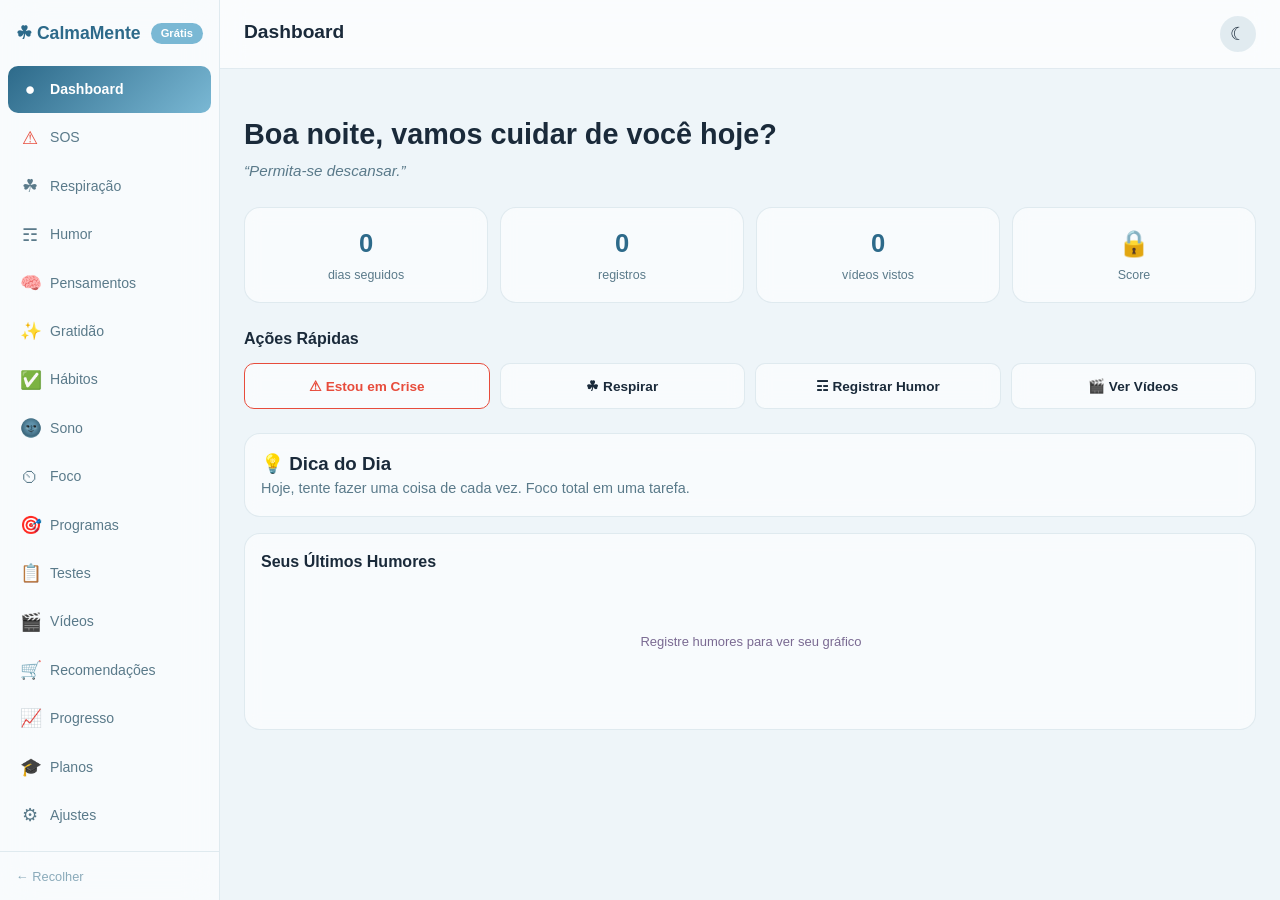
<file: index.html>
<!DOCTYPE html>
<html lang="pt-BR">
<head>
  <meta charset="UTF-8">
  <meta name="viewport" content="width=device-width, initial-scale=1.0">
  <title>CalmaMente - App de Saúde Mental</title>
  <link rel="stylesheet" href="style.css">
  <script async src="https://pagead2.googlesyndication.com/pagead/js/adsbygoogle.js?client=ca-pub-6569755209339807" crossorigin="anonymous"></script>
</head>
<body>
  <div class="app-layout">
    <aside class="sidebar" id="sidebar">
      <div class="sidebar-header">
        <span class="sidebar-logo">&#9752; CalmaMente</span>
        <span class="sidebar-plan" id="planBadge">Grátis</span>
      </div>
      <nav class="sidebar-nav">
        <a href="#" class="nav-item active" data-page="dashboard"><span class="nav-icon">&#9679;</span> Dashboard</a>
        <a href="#" class="nav-item" data-page="sos"><span class="nav-icon sos-icon">&#9888;</span> SOS</a>
        <a href="#" class="nav-item" data-page="breathing"><span class="nav-icon">&#9752;</span> Respiração</a>
        <a href="#" class="nav-item" data-page="mood"><span class="nav-icon">&#9782;</span> Humor</a>
        <a href="#" class="nav-item" data-page="cbt"><span class="nav-icon">&#129504;</span> Pensamentos</a>
        <a href="#" class="nav-item" data-page="gratitude"><span class="nav-icon">&#10024;</span> Gratidão</a>
        <a href="#" class="nav-item" data-page="habits"><span class="nav-icon">&#9989;</span> Hábitos</a>
        <a href="#" class="nav-item" data-page="sleep"><span class="nav-icon">&#127770;</span> Sono</a>
        <a href="#" class="nav-item" data-page="pomodoro"><span class="nav-icon">&#9202;</span> Foco</a>
        <a href="#" class="nav-item" data-page="programas"><span class="nav-icon">&#127919;</span> Programas</a>
        <a href="#" class="nav-item" data-page="testes"><span class="nav-icon">&#128203;</span> Testes</a>
        <a href="#" class="nav-item" data-page="videos"><span class="nav-icon">&#127916;</span> Vídeos</a>
        <a href="#" class="nav-item" data-page="store"><span class="nav-icon">&#128722;</span> Recomendações</a>
        <a href="#" class="nav-item" data-page="progress"><span class="nav-icon">&#128200;</span> Progresso</a>
        <a href="#" class="nav-item" data-page="plans"><span class="nav-icon">&#127891;</span> Planos</a>
        <a href="#" class="nav-item" data-page="settings"><span class="nav-icon">&#9881;</span> Ajustes</a>
      </nav>
      <div class="sidebar-footer">
        <button id="sidebarToggle" class="sidebar-collapse">&larr; Recolher</button>
      </div>
    </aside>

    <div class="main-area">
      <header class="topbar">
        <button id="menuToggle" class="menu-toggle">&#9776;</button>
        <h2 id="pageTitle">Dashboard</h2>
        <div class="topbar-right">
          <button id="themeToggle" class="icon-btn" aria-label="Alternar tema">&#9789;</button>
        </div>
      </header>

      <main class="content">
        <!-- ADSENSE TOP -->
    <div class="ad-banner" id="adTop">
      <ins class="adsbygoogle" style="display:block" data-ad-client="ca-pub-6569755209339807" data-ad-slot="1234567890" data-ad-format="auto" data-full-width-responsive="true"></ins>
      <script>(adsbygoogle = window.adsbygoogle || []).push({});</script>
    </div>

        <!-- DASHBOARD -->
        <section id="page-dashboard" class="page active">
          <div class="greeting">
            <h1 id="greetingText">Bom dia</h1>
            <p id="dailyAffirmation" class="affirmation"></p>
          </div>
          <div class="stats-row">
            <div class="stat-card"><span class="stat-num" id="statStreak">0</span><span class="stat-label">dias seguidos</span></div>
            <div class="stat-card"><span class="stat-num" id="statMoods">0</span><span class="stat-label">registros</span></div>
            <div class="stat-card"><span class="stat-num" id="statVideos">0</span><span class="stat-label">vídeos vistos</span></div>
            <div class="stat-card" id="statInsights"><span class="stat-num">&#128274;</span><span class="stat-label">Score</span></div>
          </div>
          <div class="quick-actions">
            <h3>Ações Rápidas</h3>
            <div class="action-grid">
              <button class="action-btn sos-action" data-page="sos">&#9888; Estou em Crise</button>
              <button class="action-btn" data-page="breathing">&#9752; Respirar</button>
              <button class="action-btn" data-page="mood">&#9782; Registrar Humor</button>
              <button class="action-btn" data-page="videos">&#127916; Ver Vídeos</button>
            </div>
          </div>
          <div class="daily-tip-card">
            <h3>&#128161; Dica do Dia</h3>
            <p id="dailyTipContent" style="font-size:0.9rem;color:var(--text-light)"></p>
          </div>
          <div class="mood-mini-chart">
            <h3>Seus Últimos Humores</h3>
            <canvas id="miniChart" height="120"></canvas>
          </div>
          <!-- AdSense mid content -->
          <div class="ad-banner ad-inline">
            <ins class="adsbygoogle" style="display:block" data-ad-client="ca-pub-6569755209339807" data-ad-slot="1234567891" data-ad-format="auto" data-full-width-responsive="true"></ins>
            <script>(adsbygoogle = window.adsbygoogle || []).push({});</script>
          </div>
        </section>

        <!-- SOS -->
        <section id="page-sos" class="page">
          <div class="sos-container">
            <button id="sosButton" class="sos-button"><span class="sos-big">&#9888;</span><span class="sos-text">Preciso de Ajuda AGORA</span></button>
            <div id="sosExercise" class="sos-exercise" style="display:none">
              <h3>Exercício de Ancoragem 5-4-3-2-1</h3>
              <div id="sosStep" class="sos-step"></div>
              <div class="sos-progress-bar"><div id="sosProgress" class="sos-progress-fill"></div></div>
              <button id="sosNext" class="btn btn-primary">Próximo</button>
              <button id="sosStop" class="btn btn-secondary">Parar</button>
            </div>
            <div class="crisis-contacts">
              <h3>Contatos de Emergência</h3>
              <a href="tel:188" class="crisis-link">&#128222; CVV - 188</a>
              <a href="https://cvv.org.br" target="_blank" class="crisis-link">&#127760; cvv.org.br</a>
              <button id="setEmergencyContact" class="btn btn-secondary">&#9998; Meu Contato de Confiança</button>
              <p id="emergencyContactDisplay" class="emergency-contact-display"></p>
            </div>

          <div class="crisis-plan premium-feature" style="margin-top:24px;background:var(--card-bg);padding:20px;border-radius:var(--radius);border:1px solid var(--border)">
            <h3>&#128221; Meu Plano de Crise</h3>
            <p style="font-size:0.85rem;color:var(--text-light);margin-bottom:12px">Monte seu plano personalizado para momentos difíceis</p>
            <div class="crisis-plan-form">
              <label style="font-size:0.85rem;font-weight:600;display:block;margin-bottom:4px">O que me ajuda a me acalmar?</label>
              <textarea id="crisisCalm" placeholder="Ex: Respirar fundo, tomar água, ouvir música..." rows="2" style="width:100%;padding:8px;border:1px solid var(--border);border-radius:8px;background:var(--surface);color:var(--text);margin-bottom:12px"></textarea>
              <label style="font-size:0.85rem;font-weight:600;display:block;margin-bottom:4px">Quem posso ligar?</label>
              <input type="text" id="crisisCall" placeholder="Ex: Mãe - (11) 99999-0000" style="width:100%;padding:8px;border:1px solid var(--border);border-radius:8px;background:var(--surface);color:var(--text);margin-bottom:12px">
              <label style="font-size:0.85rem;font-weight:600;display:block;margin-bottom:4px">O que me lembrar?</label>
              <textarea id="crisisRemind" placeholder="Ex: Isso vai passar. Eu já superei outras crises." rows="2" style="width:100%;padding:8px;border:1px solid var(--border);border-radius:8px;background:var(--surface);color:var(--text);margin-bottom:12px"></textarea>
              <button id="saveCrisisPlan" class="btn btn-primary">Salvar Plano</button>
            </div>
            <div id="crisisPlanDisplay" style="display:none;margin-top:16px;padding:16px;background:var(--border);border-radius:8px"></div>
          </div>
          </div>
        </section>

        <!-- BREATHING -->
        <section id="page-breathing" class="page">
          <h2>Respiração Guiada</h2>
          <div class="breath-selector">
            <button class="breath-type active" data-type="square">Quadrado</button>
            <button class="breath-type" data-type="478">4-7-8</button>
            <button class="breath-type" data-type="box">Caixa</button>
            <button class="breath-type tier-plus" data-type="relaxamento">Relaxamento</button>
          </div>
          <div class="breathing-container">
            <div class="breathing-circle" id="breathCircle"><span class="breath-text" id="breathText">Inspire</span></div>
            <div class="breath-controls">
              <button id="startBreath" class="btn btn-primary">Iniciar</button>
              <label class="breath-label">Ciclos: <select id="breathCycles"><option>3</option><option selected>5</option><option>10</option></select></label>
            </div>
            <div class="breath-progress"><span id="cycleCount">0</span>/<span id="totalCycles">5</span></div>
          </div>
        </section>

        <!-- MOOD -->
        <section id="page-mood" class="page">
          <h2>Diário de Humor</h2>
          <div class="mood-form">
            <p>Como você está?</p>
            <div class="mood-selector">
              <button class="mood-btn" data-mood="otimo">&#128513;</button>
              <button class="mood-btn" data-mood="bem">&#128522;</button>
              <button class="mood-btn" data-mood="neutro">&#128528;</button>
              <button class="mood-btn" data-mood="triste">&#128542;</button>
              <button class="mood-btn" data-mood="ansioso">&#128560;</button>
            </div>
            <textarea id="moodNote" placeholder="O que está acontecendo?" rows="2"></textarea>
            <button id="saveMood" class="btn btn-primary">Salvar</button>
          </div>
          <div class="mood-chart-container"><h3>Evolução Semanal</h3><canvas id="moodChart" height="200"></canvas></div>
          <div class="mood-history"><h3>Histórico</h3><div id="moodList"></div></div>
        </section>

        <!-- CBT -->
        <section id="page-cbt" class="page">
          <h2>Reestruturação Cognitiva</h2>
          <p class="page-desc">Desafie pensamentos negativos com TCC</p>
          <div class="cbt-form">
            <label>1. Pensamento Automático</label><textarea id="cbtAuto" placeholder="O que passou pela sua cabeça?" rows="2"></textarea>
            <label>2. Distorção</label><select id="cbtDistortion"><option>Catastrofização</option><option>Tudo-ou-nada</option><option>Personalização</option><option>Leitura mental</option><option>Generalização</option><option>Filtro mental</option><option>Desqualificar positivo</option><option>Deveria</option></select>
            <label>3. Evidência a Favor</label><textarea id="cbtEvidence" placeholder="O que apoia?" rows="2"></textarea>
            <label>4. Evidência Contra</label><textarea id="cbtCounter" placeholder="O que contradiz?" rows="2"></textarea>
            <label>5. Pensamento Alternativo</label><textarea id="cbtAlternative" placeholder="Visão mais equilibrada?" rows="2"></textarea>
            <button id="saveCbt" class="btn btn-primary tier-plus-btn">Salvar Registro</button>
          </div>
          <div class="cbt-history" id="cbtHistory"><h3>Seus Registros</h3><div id="cbtList"></div></div>
        </section>

        <!-- GRATITUDE -->
        <section id="page-gratitude" class="page">
          <h2>Diário de Gratidão</h2>
          <p class="page-desc">3 coisas boas de hoje</p>
          <div class="gratitude-form">
            <input id="grat1" placeholder="O que foi bom hoje?" />
            <input id="grat2" placeholder="Mais uma..." />
            <input id="grat3" placeholder="E mais uma..." />
            <button id="saveGratitude" class="btn btn-primary tier-plus-btn">Salvar</button>
          </div>
          <div class="gratitude-history" id="gratHistory"><h3>Registros Anteriores</h3><div id="gratList"></div></div>
        </section>

        <!-- HABITS -->
        <section id="page-habits" class="page">
          <h2>Hábitos Diários</h2>
          <p class="page-desc">Marque seus autocuidados de hoje</p>
          <div class="habit-list" id="habitList">
            <label class="habit-item"><input type="checkbox" data-habit="agua"> Bebi água</label>
            <label class="habit-item"><input type="checkbox" data-habit="alimentacao"> Comi bem</label>
            <label class="habit-item"><input type="checkbox" data-habit="movimento"> Me movimentei</label>
            <label class="habit-item"><input type="checkbox" data-habit="social"> Conversei com alguém</label>
            <label class="habit-item tier-plus"><input type="checkbox" data-habit="meditacao"> Meditei</label>
            <label class="habit-item tier-plus"><input type="checkbox" data-habit="leitura"> Li algo</label>
            <label class="habit-item tier-premium"><input type="checkbox" data-habit="terapia"> Terapia/Hobby</label>
            <label class="habit-item tier-premium"><input type="checkbox" data-habit="diario"> Escrevi no diário</label>
          </div>
          <div class="habit-streak">Streak: <strong id="habitStreak">0</strong> dias</div>
        </section>

        <!-- SLEEP -->
        <section id="page-sleep" class="page">
          <h2>Rotina do Sono</h2>
          <p class="page-desc">Checklist para noite tranquila</p>
          <div class="sleep-checklist" id="sleepChecklist">
            <label class="sleep-item tier-premium"><input type="checkbox" data-sleep="telas"> Desliguei telas 1h antes</label>
            <label class="sleep-item tier-premium"><input type="checkbox" data-sleep="luzes"> Luzes amenas</label>
            <label class="sleep-item"><input type="checkbox" data-sleep="respirar"> Exercício de respiração</label>
            <label class="sleep-item"><input type="checkbox" data-sleep="cafeina"> Sem cafeína após 18h</label>
          </div>
          <div class="sleep-log" id="sleepLogSection">
            <h3>Registro de Sono</h3>
            <div class="sleep-input-row">
              <label>Dormi: <input type="time" id="sleepTime" class="sleep-input"></label>
              <label>Acordei: <input type="time" id="wakeTime" class="sleep-input"></label>
            </div>
            <label>Qualidade: <select id="sleepQuality" class="sleep-input"><option>1</option><option>2</option><option selected>3</option><option>4</option><option>5</option></select></label>
            <button id="saveSleep" class="btn btn-primary tier-plus-btn">Salvar</button>
          </div>
        </section>

        <!-- POMODORO -->
        <section id="page-pomodoro" class="page">
          <h2>Pomodoro Foco</h2>
          <div class="pomodoro-container">
            <div class="pomodoro-timer" id="pomodoroTimer">25:00</div>
            <div class="pomodoro-phase" id="pomodoroPhase">Foco</div>
            <div class="pomodoro-controls">
              <button id="startPomodoro" class="btn btn-primary">Iniciar</button>
              <button id="resetPomodoro" class="btn btn-secondary">Resetar</button>
            </div>
            <div class="pomodoro-settings">
              <label>Foco: <input type="number" id="focusTime" value="25" min="1" max="120"> min</label>
              <label>Pausa: <input type="number" id="breakTime" value="5" min="1" max="30"> min</label>
            </div>
            <div class="pomodoro-progress"><span id="pomodoroCycles">0</span> ciclos</div>
            <!-- AdSense in pomodoro -->
        <div class="ad-banner ad-inline" style="margin-top:20px">
          <ins class="adsbygoogle" style="display:block" data-ad-client="ca-pub-6569755209339807" data-ad-slot="1234567892" data-ad-format="auto" data-full-width-responsive="true"></ins>
          <script>(adsbygoogle = window.adsbygoogle || []).push({});</script>
        </div>
          </div>
        </section>

        <!-- PROGRAMAS -->
        <section id="page-programas" class="page">
          <h2>Programas e Desafios</h2>
          <p class="page-desc">Treinamentos guiados para transformar sua saúde mental</p>

          <div class="program-tabs">
            <button class="program-tab active" data-ptab="treinos">&#127919; Treinos</button>
            <button class="program-tab" data-ptab="desafios">&#127942; Desafios</button>
            <button class="program-tab" data-ptab="dicas">&#128161; Dicas</button>
          </div>

          <div id="programContent">
            <!-- populated by JS -->
          </div>
        </section>

        <!-- TESTES -->
        <section id="page-testes" class="page">
          <h2>Autoavaliação</h2>
          <p class="page-desc">Questionários validados para entender sua saúde mental</p>
          <div class="test-grid" id="testGrid">
            <div class="test-card" data-test="gad7">
              <div class="test-icon">&#128202;</div>
              <h3>GAD-7</h3>
              <p>Avaliação de ansiedade generalizada (7 perguntas)</p>
              <span class="test-time">&#9200; 3 min</span>
              <button class="btn btn-primary start-test-btn" onclick="startTest('gad7')">Iniciar</button>
            </div>
            <div class="test-card" data-test="phq9">
              <div class="test-icon">&#128204;</div>
              <h3>PHQ-9</h3>
              <p>Avaliação de depressão (9 perguntas)</p>
              <span class="test-time">&#9200; 4 min</span>
              <button class="btn btn-primary start-test-btn premium-feature" onclick="startTest('phq9')">Iniciar</button>
            </div>
            <div class="test-card premium-feature" data-test="burnout">
              <div class="test-icon">&#128170;</div>
              <h3>Escala de Burnout</h3>
              <p>Avaliação de esgotamento profissional</p>
              <span class="test-time">&#9200; 5 min</span>
              <button class="btn btn-primary start-test-btn" onclick="startTest('burnout')">Iniciar</button>
            </div>
          </div>
          <div id="testRunning" style="display:none">
            <div id="testQuiz"></div>
          </div>
          <div id="testResult" style="display:none">
            <div id="testResultContent"></div>
            <button class="btn btn-secondary" onclick="resetTests()" style="margin-top:12px">Voltar aos Testes</button>
          </div>
        </section>

        <!-- VIDEOS -->
        <section id="page-videos" class="page">
          <h2>Vídeos & Sons Relaxantes</h2>
          <p class="page-desc">Conteúdo para acalmar, inspirar e motivar</p>

          <div class="video-sound-tabs">
            <button class="vs-tab active" data-vstab="videos">&#127916; Vídeos</button>
            <button class="vs-tab" data-vstab="sons">&#128266; Sons</button>
          </div>

          <div id="vsVideos">
            <div class="video-categories">
              <button class="video-cat active" data-cat="todos">Todos</button>
              <button class="video-cat" data-cat="relaxar">Relaxar</button>
              <button class="video-cat" data-cat="meditar">Meditar</button>
              <button class="video-cat" data-cat="motivar">Motivar</button>
              <button class="video-cat tier-premium" data-cat="exclusivo">Premium</button>
            </div>
            <div class="video-grid" id="videoGrid"></div>
          </div>

          <div id="vsSons" style="display:none">
            <h3>Biblioteca de Sons Relaxantes</h3>
            <p style="font-size:0.85rem;color:var(--text-light);margin-bottom:16px">Sons gerados ao vivo para meditação, foco e sono</p>
            <div class="sounds-grid" id="soundsGrid"></div>
            <div id="soundPlayer" class="sound-player" style="display:none">
              <div class="sound-player-info">
                <span id="currentSoundName" style="font-weight:600"></span>
                <input type="range" id="soundVolume" min="0" max="100" value="50" style="width:120px">
              </div>
              <button id="stopSoundBtn" class="btn btn-secondary">&#9632; Parar</button>
            </div>
          </div>

      <div class="ad-banner ad-inline">
        <ins class="adsbygoogle" style="display:block" data-ad-client="ca-pub-6569755209339807" data-ad-slot="1234567893" data-ad-format="auto" data-full-width-responsive="true"></ins>
        <script>(adsbygoogle = window.adsbygoogle || []).push({});</script>
      </div>
    </section>

    <!-- STORE / RECOMENDAÇÕES -->
        <section id="page-store" class="page">
          <h2>Recomendações</h2>
          <p class="page-desc">Produtos e recursos que recomendamos para seu bem-estar</p>

          <div class="store-section">
            <h3>&#128218; Livros Recomendados</h3>
            <div class="store-grid" id="bookGrid">
              <div class="store-item">
                <div class="store-img">&#128218;</div>
                <h4>O Poder do Agora</h4>
                <p>Eckhart Tolle</p>
                <a href="https://amzn.to/4cHv8hD" target="_blank" class="store-link btn btn-primary">Ver na Amazon</a>
              </div>
              <div class="store-item">
                <div class="store-img">&#128218;</div>
                <h4>Ansiedade - Como Enfrentar o Mal do Século</h4>
                <p>Augusto Cury</p>
                <a href="https://amzn.to/3Yv9PCg" target="_blank" class="store-link btn btn-primary">Ver na Amazon</a>
              </div>
              <div class="store-item">
                <div class="store-img">&#128218;</div>
                <h4>Mindfulness</h4>
                <p>Mark Williams</p>
                <a href="https://amzn.to/3Yv9PCg" target="_blank" class="store-link btn btn-primary">Ver na Amazon</a>
              </div>
            </div>
          </div>

          <div class="store-section">
            <h3>&#127909; Apps e Cursos</h3>
            <div class="store-grid">
              <div class="store-item">
                <div class="store-img">&#128241;</div>
                <h4>Headspace</h4>
                <p>Meditação guiada</p>
                <a href="https://www.headspace.com/pt" target="_blank" class="store-link btn btn-primary">Acessar</a>
              </div>
              <div class="store-item">
                <div class="store-img">&#128241;</div>
                <h4>Calm</h4>
                <p>Sono e relaxamento</p>
                <a href="https://www.calm.com" target="_blank" class="store-link btn btn-primary">Acessar</a>
              </div>
              <div class="store-item tier-premium-store">
                <div class="store-img">&#127891;</div>
                <h4>Curso de TCC Online</h4>
                <p>Autogerenciamento emocional</p>
                <span class="premium-tag">Premium</span>
                <button class="store-link btn btn-primary" onclick="showPage('plans')">Desbloquear</button>
              </div>
            </div>
          </div>

          <div class="store-section">
            <h3>&#128104;&#8205;&#127973; Profissionais Recomendados</h3>
            <p class="page-desc" style="margin-bottom:12px">Terapeutas e psicólogos para acompanhamento</p>
            <div class="store-grid">
              <div class="store-item">
                <div class="store-img">&#128104;&#8205;&#127973;</div>
                <h4>Dra. Ana Silva</h4>
                <p>Psicóloga Clínica - CRP 00/00000</p>
                <p style="font-size:0.78rem;color:var(--text-muted);margin-bottom:8px">TCC e Mindfulness</p>
                <a href="#" class="store-link btn btn-primary" onclick="alert('Agende sua consulta: (11) 99999-0000')">Agendar</a>
              </div>
              <div class="store-item">
                <div class="store-img">&#128105;&#8205;&#127973;</div>
                <h4>Dr. Carlos Oliveira</h4>
                <p>Psicólogo - CRP 00/00001</p>
                <p style="font-size:0.78rem;color:var(--text-muted);margin-bottom:8px">Terapia Online</p>
                <a href="#" class="store-link btn btn-primary" onclick="alert('Agende sua consulta: (11) 99999-0001')">Agendar</a>
              </div>
              <div class="store-item tier-premium-store">
                <div class="store-img">&#127891;</div>
                <h4>Destaque-se Aqui</h4>
                <p>Seja um profissional recomendado</p>
                <span class="premium-tag">Anuncie</span>
                <button class="store-link btn btn-primary" onclick="alert('Para anunciar: contato@calmamente.app')">Saiba Mais</button>
              </div>
            </div>
          </div>

          <div class="store-section">
            <h3>&#128230; Produtos Digitais</h3>
            <p class="page-desc" style="margin-bottom:12px">Materiais de autocuidado para baixar</p>
            <div class="store-grid" id="productGrid">
              <div class="store-item" data-prod="diario-gratidao" data-price="9.90">
                <div class="store-img">&#128221;</div>
                <h4>Diário de Gratidão</h4>
                <p>PDF 30 dias - imprima e use</p>
                <button class="store-link btn btn-primary" onclick="openCheckout('Diário de Gratidão', '9.90')">Comprar R$ 9,90</button>
              </div>
              <div class="store-item" data-prod="planner" data-price="14.90">
                <div class="store-img">&#128203;</div>
                <h4>Planner de Autocuidado</h4>
                <p>PDF semanal + metas + humor</p>
                <button class="store-link btn btn-primary" onclick="openCheckout('Planner de Autocuidado', '14.90')">Comprar R$ 14,90</button>
              </div>
              <div class="store-item" data-prod="meditacao-mp3" data-price="4.90">
                <div class="store-img">&#127911;</div>
                <h4>Meditação Guiada MP3</h4>
                <p>Áudio 20 min - relaxamento profundo</p>
                <button class="store-link btn btn-primary" onclick="openCheckout('Meditação Guiada MP3', '4.90')">Comprar R$ 4,90</button>
              </div>
              <div class="store-item" data-prod="ebook-ansiedade" data-price="19.90">
                <div class="store-img">&#128216;</div>
                <h4>E-book: Ansiedade</h4>
                <p>Guia completo 120 páginas PDF</p>
                <button class="store-link btn btn-primary" onclick="openCheckout('E-book: Ansiedade', '19.90')">Comprar R$ 19,90</button>
              </div>
              <div class="store-item" data-prod="ebook-depressao" data-price="17.90">
                <div class="store-img">&#128216;</div>
                <h4>E-book: Depressão</h4>
                <p>Entender e superar - PDF 98 páginas</p>
                <button class="store-link btn btn-primary" onclick="openCheckout('E-book: Depressão', '17.90')">Comprar R$ 17,90</button>
              </div>
              <div class="store-item" data-prod="sono-mp3" data-price="6.90">
                <div class="store-img">&#127771;</div>
                <h4>História para Dormir</h4>
                <p>Áudio 30 min - relaxamento noturno</p>
                <button class="store-link btn btn-primary" onclick="openCheckout('História para Dormir', '6.90')">Comprar R$ 6,90</button>
              </div>
              <div class="store-item" data-prod="cards" data-price="7.90">
                <div class="store-img">&#127183;</div>
                <h4>Cards de Afirmações</h4>
                <p>30 cards PDF para imprimir e recortar</p>
                <button class="store-link btn btn-primary" onclick="openCheckout('Cards de Afirmações', '7.90')">Comprar R$ 7,90</button>
              </div>
              <div class="store-item" data-prod="respiracao" data-price="5.90">
                <div class="store-img">&#9752;</div>
                <h4>Guia de Respiração</h4>
                <p>10 técnicas ilustradas - PDF</p>
                <button class="store-link btn btn-primary" onclick="openCheckout('Guia de Respiração', '5.90')">Comprar R$ 5,90</button>
              </div>
              <div class="store-item" data-prod="diario-humor" data-price="11.90">
                <div class="store-img">&#128202;</div>
                <h4>Diário de Humor</h4>
                <p>PDF 60 dias + gráficos para preencher</p>
                <button class="store-link btn btn-primary" onclick="openCheckout('Diário de Humor PDF', '11.90')">Comprar R$ 11,90</button>
              </div>
              <div class="store-item" data-prod="cbt-guia" data-price="14.90">
                <div class="store-img">&#129504;</div>
                <h4>Guia Prático de TCC</h4>
                <p>Planilhas de reestruturação cognitiva</p>
                <button class="store-link btn btn-primary" onclick="openCheckout('Guia Prático de TCC', '14.90')">Comprar R$ 14,90</button>
              </div>
            </div>
          </div>

          <div class="store-section">
            <h3>&#128230; Combos e Pacotes</h3>
            <p class="page-desc" style="margin-bottom:12px">Kits completos com desconto especial</p>
            <div class="store-grid">
              <div class="store-item" style="border:2px solid var(--plus)">
                <div class="store-img">&#127873;</div>
                <h4>Kit Autocuidado Básico</h4>
                <p>Diário Gratidão + Planner + Cards</p>
                <p style="color:var(--plus);font-weight:700;font-size:1.1rem">R$ 24,90</p>
                <p style="font-size:0.75rem;color:var(--text-light);text-decoration:line-through">R$ 32,70</p>
                <button class="store-link btn btn-primary" onclick="openCheckout('Kit Autocuidado Básico', '24.90')">Comprar Kit</button>
              </div>
              <div class="store-item" style="border:2px solid var(--plus)">
                <div class="store-img">&#127873;</div>
                <h4>Kit Mente Sã</h4>
                <p>E-book Ansiedade + E-book Depressão + Guia TCC</p>
                <p style="color:var(--plus);font-weight:700;font-size:1.1rem">R$ 39,90</p>
                <p style="font-size:0.75rem;color:var(--text-light);text-decoration:line-through">R$ 52,70</p>
                <button class="store-link btn btn-primary" onclick="openCheckout('Kit Mente Sã', '39.90')">Comprar Kit</button>
              </div>
              <div class="store-item" style="border:2px solid var(--premium);position:relative">
                <span style="position:absolute;top:-10px;right:-10px;background:var(--premium);color:#fff;padding:2px 12px;border-radius:8px;font-size:0.7rem;font-weight:600">Mais Vendido</span>
                <div class="store-img">&#127873;</div>
                <h4>Kit Completo Bem-Estar</h4>
                <p>Todos os 10 produtos digitais</p>
                <p style="color:var(--premium);font-weight:700;font-size:1.3rem">R$ 79,90</p>
                <p style="font-size:0.75rem;color:var(--text-light);text-decoration:line-through">R$ 113,80</p>
                <button class="store-link btn btn-primary" onclick="openCheckout('Kit Completo Bem-Estar', '79.90')">Comprar Kit</button>
              </div>
              <div class="store-item" style="border:2px solid var(--premium)">
                <div class="store-img">&#127873;</div>
                <h4>Kit Meditação</h4>
                <p>Meditação MP3 + História Dormir + Guia Respiração</p>
                <p style="color:var(--premium);font-weight:700;font-size:1.1rem">R$ 14,90</p>
                <p style="font-size:0.75rem;color:var(--text-light);text-decoration:line-through">R$ 17,70</p>
                <button class="store-link btn btn-primary" onclick="openCheckout('Kit Meditação', '14.90')">Comprar Kit</button>
              </div>
            </div>
          </div>

      <div class="ad-banner ad-inline" style="margin-bottom:8px">
        <ins class="adsbygoogle" style="display:block" data-ad-client="ca-pub-6569755209339807" data-ad-slot="1234567894" data-ad-format="auto" data-full-width-responsive="true"></ins>
        <script>(adsbygoogle = window.adsbygoogle || []).push({});</script>
      </div>
          <p style="text-align:center;font-size:0.7rem;color:var(--text-muted);margin-bottom:8px">Alguns links são de afiliados. Ao comprar por eles, você apoia o CalmaMente sem pagar nada a mais.</p>
        </section>

        <!-- PROGRESS -->
        <section id="page-progress" class="page">
          <h2>Dashboard de Progresso</h2>
          <p class="page-desc">Sua jornada de autocuidado</p>
          <div class="progress-grid">
            <div class="progress-card"><h4>&#128200; Humor Médio</h4><span id="avgMood" class="progress-num">-</span></div>
            <div class="progress-card"><h4>&#128204; Total Registros</h4><span id="totalMoods" class="progress-num">0</span></div>
            <div class="progress-card" id="streakCard"><h4>&#128293; Sequência</h4><span id="longestStreak" class="progress-num">0</span></div>
            <div class="progress-card" id="gratCard"><h4>&#127775; Gratidões</h4><span id="totalGratitudes" class="progress-num">0</span></div>
          </div>
          <div class="progress-chart-container" id="progressChartContainer"><h3>Evolução do Humor</h3><canvas id="progressChart" height="200"></canvas></div>
          <div class="progress-card progress-tip" id="insightCard">
            <h4>&#128161; Insight do Dia</h4>
            <p id="dailyInsight">Registre mais humores para receber insights personalizados.</p>
          </div>
          <div class="achievements-section premium-feature">
            <h3>&#127942; Conquistas</h3>
            <div class="achievements-grid" id="achievementsGrid"></div>
          </div>
        </section>

        <!-- PLANS -->
        <section id="page-plans" class="page">
          <h2>Planos</h2>
          <p class="page-desc">Escolha o plano ideal para sua jornada</p>
          <div class="plans-container" id="plansContainer">
            <!-- populated by JS -->
          </div>

          <div class="corporate-section" style="margin-top:32px;background:var(--card-bg);backdrop-filter:blur(8px);padding:24px;border-radius:var(--radius);border:1px solid var(--border);text-align:center">
            <h3>&#127970; Programa Corporativo</h3>
            <p style="color:var(--text-light);margin-bottom:16px">Leve o CalmaMente para sua empresa e cuide da saúde mental da sua equipe</p>
            <div class="corporate-benefits" style="display:flex;flex-wrap:wrap;gap:12px;justify-content:center;margin-bottom:16px">
              <span style="background:var(--border);padding:6px 14px;border-radius:20px;font-size:0.85rem">&#9989; A partir de R$ 15/funcionário/mês</span>
              <span style="background:var(--border);padding:6px 14px;border-radius:20px;font-size:0.85rem">&#9989; Dashboard para RH</span>
              <span style="background:var(--border);padding:6px 14px;border-radius:20px;font-size:0.85rem">&#9989; Suporte prioritário</span>
            </div>
            <button class="btn btn-primary" onclick="alert('Fale conosco: comercial@calmamente.app')">&#128222; Solicitar Proposta</button>
          </div>

          <div style="margin-top:20px;text-align:center">
            <button id="giftBtn" class="btn btn-secondary">&#127873; Presentear Alguém</button>
          </div>
        </section>

        <!-- SETTINGS -->
        <section id="page-settings" class="page">
          <h2>Ajustes</h2>
          <div class="settings-group">
            <label class="setting-item"><span>&#9789; Modo Escuro</span><input type="checkbox" id="darkModeToggle"></label>
            <label class="setting-item"><span>&#128276; Lembrete (notificação)</span><input type="checkbox" id="reminderToggle"></label>
            <label class="setting-item tier-premium-item"><span>&#127912; Paleta de Cores</span><select id="themeSelect" class="sleep-input"><option value="default">Roxo (Padrão)</option><option value="sage">Verde Sálvia</option><option value="ocean" selected>Azul Oceano</option><option value="rose">Rosa Lavanda</option></select></label>
          </div>
          <div class="settings-group">
            <h3>Seu Plano</h3>
            <p style="margin-bottom:12px;font-size:0.9rem;color:var(--text-light)">Você está no plano <strong id="currentPlanText">Grátis</strong></p>
            <button class="btn btn-primary" onclick="showPage('plans')">Gerenciar Plano</button>
          </div>
          <div class="settings-group">
            <h3>Dados</h3>
            <button id="exportData" class="btn btn-secondary">&#128230; Exportar Dados</button>
            <button id="clearData" class="btn btn-secondary" style="color:#e74c3c">&#128465; Limpar Tudo</button>
          </div>
          <div class="settings-group">
            <h3>&#10084;&#65039; Apoie o Projeto</h3>
            <p style="font-size:0.85rem;color:var(--text-light);margin-bottom:12px">Ajude o CalmaMente a crescer e ajudar mais pessoas</p>
            <div style="display:flex;gap:10px;flex-wrap:wrap">
              <button id="pixBtn" class="btn btn-secondary" onclick="alert('Chave Pix (cópia e cola): contato@calmamente.app\n\nOu leia o QR Code no nosso site.')">&#128179; Doar via Pix</button>
              <button id="apoiaBtn" class="btn btn-secondary" onclick="window.open('https://apoia.se/calmamente','_blank')">&#127775; Apoia.se</button>
              <button id="coffeeBtn" class="btn btn-secondary" onclick="window.open('https://buymeacoffee.com/calmamente','_blank')">&#9749; Buy Me a Coffee</button>
            </div>
          </div>

          <div class="settings-group">
            <h3>Ganhe Dinheiro Conosco</h3>
            <p style="font-size:0.85rem;color:var(--text-light);margin-bottom:8px">Indique o CalmaMente e ganhe comissão!</p>
            <button id="affiliateBtn" class="btn btn-primary">&#127991; Programa de Afiliados</button>
          </div>
          <div class="settings-about">
            <p>CalmaMente v3.0</p>
            <p style="font-size:0.8rem;color:var(--text-light)">Este app não substitui acompanhamento profissional. Crise? Ligue 188.</p>
          </div>
        </section>
      </main>
    </div>
  </div>

  <!-- UPGRADE MODAL -->
  <div id="upgradeModal" class="modal-overlay" style="display:none">
    <div class="modal">
      <h2 id="modalTitle">&#127891; Upgrade</h2>
      <p id="modalDesc" style="margin-bottom:16px">Desbloqueie esta funcionalidade!</p>
      <div id="modalPlanInfo" class="modal-plan-summary"></div>
      <button id="confirmUpgrade" class="btn btn-primary" style="width:100%;margin-bottom:8px">&#10004; Assinar Agora</button>
      <button id="closeModal" class="btn btn-secondary" style="width:100%">Agora não</button>
    </div>
  </div>

  <!-- CHECKOUT MODAL -->
  <div id="checkoutModal" class="modal-overlay" style="display:none">
    <div class="modal" style="max-width:440px">
      <h2>&#128722; Finalizar Compra</h2>
      <div id="checkoutSummary" style="margin:16px 0;padding:16px;background:var(--card-bg);border-radius:var(--radius-sm);border:1px solid var(--border)">
        <div style="display:flex;justify-content:space-between;align-items:center">
          <span id="checkoutProduct" style="font-weight:600">Produto</span>
          <span id="checkoutPrice" style="font-size:1.3rem;font-weight:700;color:var(--primary)">R$ 0</span>
        </div>
      </div>

      <div class="payment-methods" style="margin-bottom:16px">
        <h3 style="font-size:0.9rem;margin-bottom:12px">Forma de Pagamento</h3>

        <div class="payment-option active" data-method="pix" style="padding:12px;border:2px solid var(--primary);border-radius:var(--radius-sm);margin-bottom:8px;cursor:pointer;background:var(--card-bg)">
          <div style="display:flex;align-items:center;gap:10px">
            <input type="radio" name="payment" value="pix" checked style="accent-color:var(--primary)">
            <span style="font-size:1.3rem">&#128179;</span>
            <div><strong>Pix</strong><br><span style="font-size:0.78rem;color:var(--text-light)">Aprovação instantânea</span></div>
          </div>
          <div id="pixDetails" style="margin-top:12px;padding:12px;background:var(--border);border-radius:8px;text-align:center">
            <p style="font-size:0.78rem;color:var(--text-light);margin-bottom:4px">Chave Pix (cópia e cola):</p>
            <p id="pixKeyDisplay" style="font-weight:700;font-size:0.9rem;word-break:break-all;background:var(--surface);padding:8px;border-radius:6px">contato@calmamente.app</p>
            <button id="copyPixBtn" class="btn btn-secondary" style="margin-top:8px;font-size:0.82rem;padding:6px 16px">&#128203; Copiar Chave</button>
            <p style="font-size:0.72rem;color:var(--text-light);margin-top:8px">Após o pagamento, envie o comprovante para contato@calmamente.app</p>
          </div>
        </div>

        <div class="payment-option" data-method="card" style="padding:12px;border:1px solid var(--border);border-radius:var(--radius-sm);margin-bottom:8px;cursor:pointer;background:var(--card-bg)">
          <div style="display:flex;align-items:center;gap:10px">
            <input type="radio" name="payment" value="card" style="accent-color:var(--primary)">
            <span style="font-size:1.3rem">&#128179;</span>
            <div><strong>Cartão de Crédito</strong><br><span style="font-size:0.78rem;color:var(--text-light)">Via Mercado Pago / Stripe</span></div>
          </div>
          <div id="cardDetails" style="display:none;margin-top:12px;padding:12px;background:var(--border);border-radius:8px;text-align:center">
            <p style="font-size:0.85rem;color:var(--text-light)">&#128274; Pagamento processado com segurança</p>
            <button class="btn btn-primary" style="margin-top:8px;width:100%" onclick="alert('Redirecionando para pagamento com cartão...')">Ir para Pagamento</button>
          </div>
        </div>

        <div class="payment-option" data-method="boleto" style="padding:12px;border:1px solid var(--border);border-radius:var(--radius-sm);cursor:pointer;background:var(--card-bg)">
          <div style="display:flex;align-items:center;gap:10px">
            <input type="radio" name="payment" value="boleto" style="accent-color:var(--primary)">
            <span style="font-size:1.3rem">&#128196;</span>
            <div><strong>Boleto Bancário</strong><br><span style="font-size:0.78rem;color:var(--text-light)">Até 3 dias úteis</span></div>
          </div>
          <div id="boletoDetails" style="display:none;margin-top:12px;padding:12px;background:var(--border);border-radius:8px;text-align:center">
            <p style="font-size:0.85rem;color:var(--text-light)">Boleto gerado na hora, vencimento em 3 dias</p>
            <button class="btn btn-primary" style="margin-top:8px;width:100%" onclick="alert('Boleto gerado! Enviaremos no seu email.')">Gerar Boleto</button>
          </div>
        </div>
      </div>

      <button class="btn btn-secondary" style="width:100%" onclick="document.getElementById('checkoutModal').style.display='none'">Continuar Depois</button>
    </div>
  </div>

  <!-- GIFT MODAL -->
  <div id="giftModal" class="modal-overlay" style="display:none">
    <div class="modal">
      <h2>&#127873; Presentear o CalmaMente</h2>
      <p style="margin-bottom:16px">Dê o presente do autocuidado para alguém especial</p>
      <div class="gift-options" style="text-align:left;margin-bottom:16px">
        <label style="display:block;padding:12px;border:1px solid var(--border);border-radius:var(--radius-sm);margin-bottom:8px;cursor:pointer">
          <input type="radio" name="giftPlan" value="plus" checked style="accent-color:var(--primary)">
          <strong>Plus - R$ 9,90/mês</strong>
          <span style="display:block;font-size:0.8rem;color:var(--text-light)">CBT, Gratidão, Sono, Vídeos Plus</span>
        </label>
        <label style="display:block;padding:12px;border:1px solid var(--border);border-radius:var(--radius-sm);margin-bottom:8px;cursor:pointer">
          <input type="radio" name="giftPlan" value="premium" style="accent-color:var(--primary)">
          <strong>Premium - R$ 19,90/mês</strong>
          <span style="display:block;font-size:0.8rem;color:var(--text-light)">Tudo ilimitado + insights + sem anúncios</span>
        </label>
      </div>
      <div style="margin-bottom:16px">
        <input type="email" id="giftEmail" placeholder="Email de quem vai receber" style="width:100%;padding:10px;border:1px solid var(--border);border-radius:var(--radius-sm);background:var(--surface);color:var(--text);font-size:0.9rem">
      </div>
      <button id="giftPurchase" class="btn btn-primary" style="width:100%;margin-bottom:8px">&#127873; Comprar Presente</button>
      <button class="btn btn-secondary" style="width:100%" onclick="document.getElementById('giftModal').style.display='none'">Cancelar</button>
    </div>
  </div>

  <script src="script.js"></script>
</body>
</html>
</file>
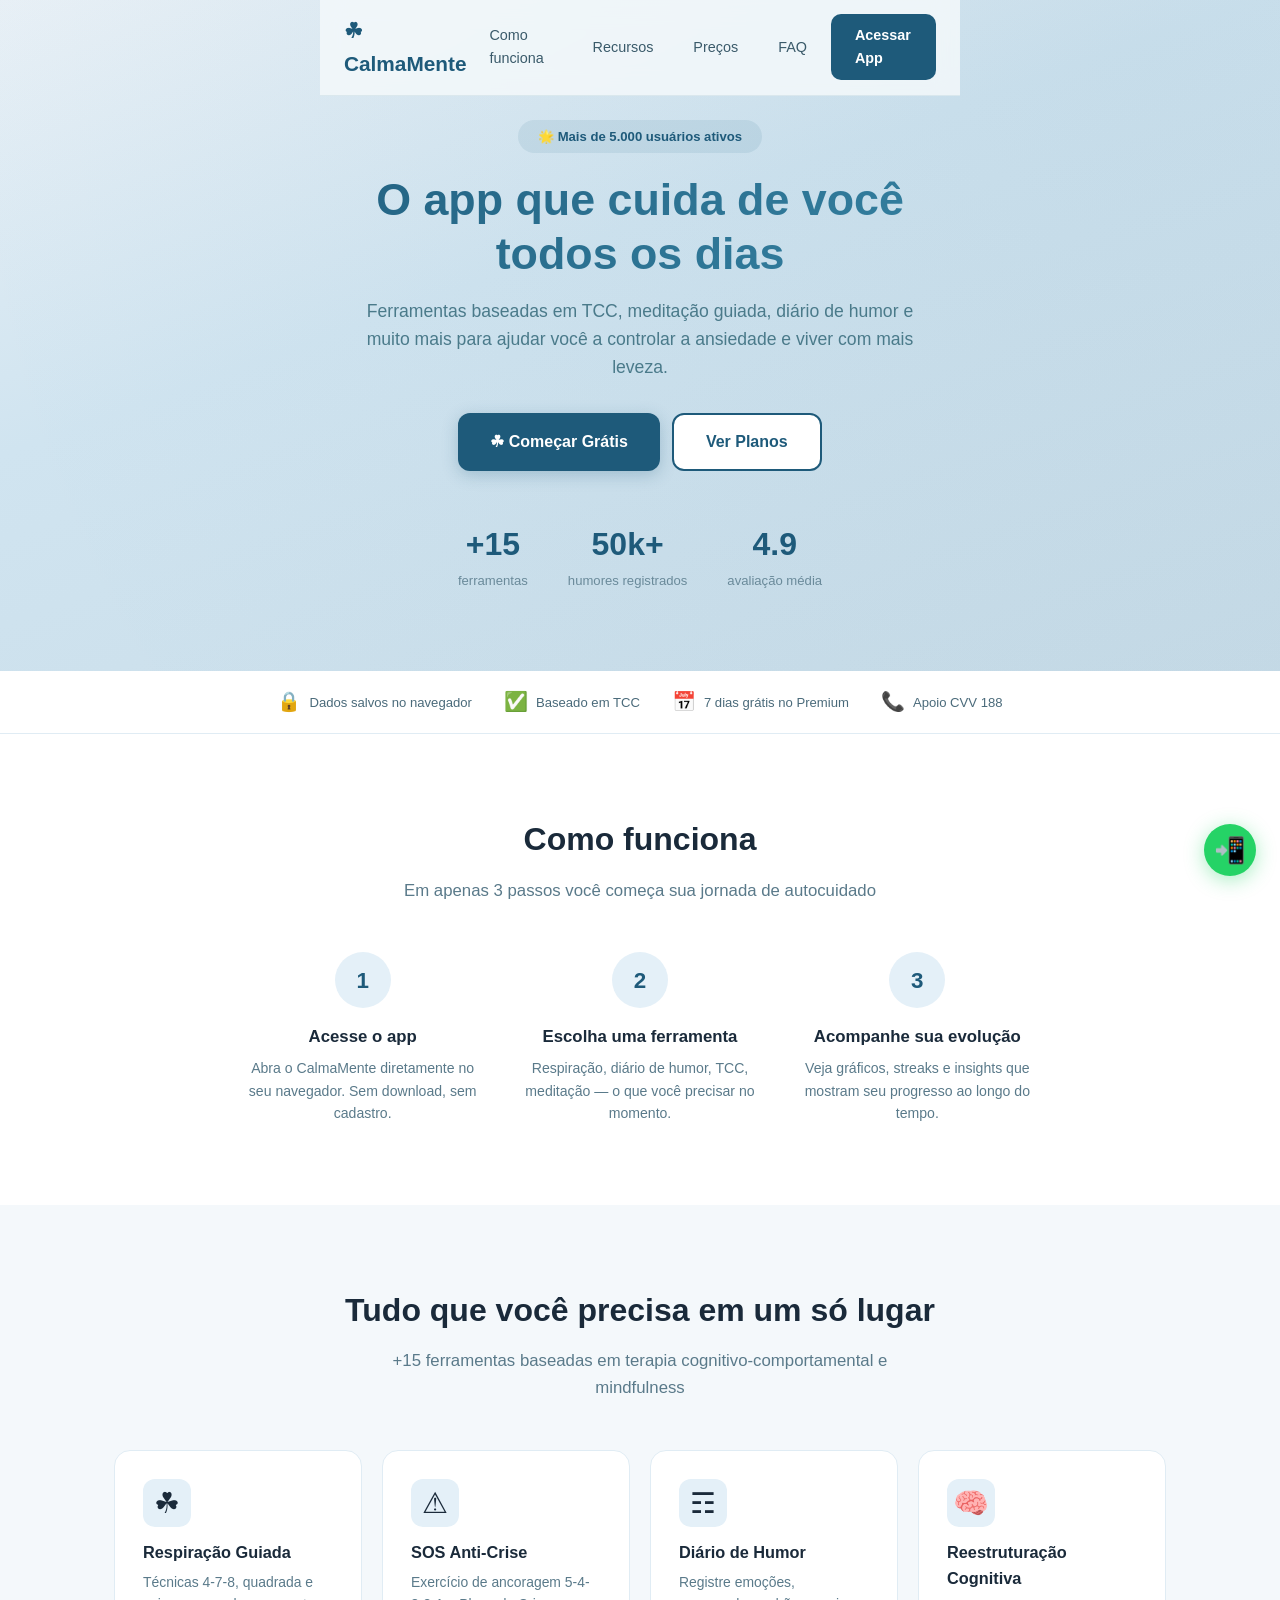
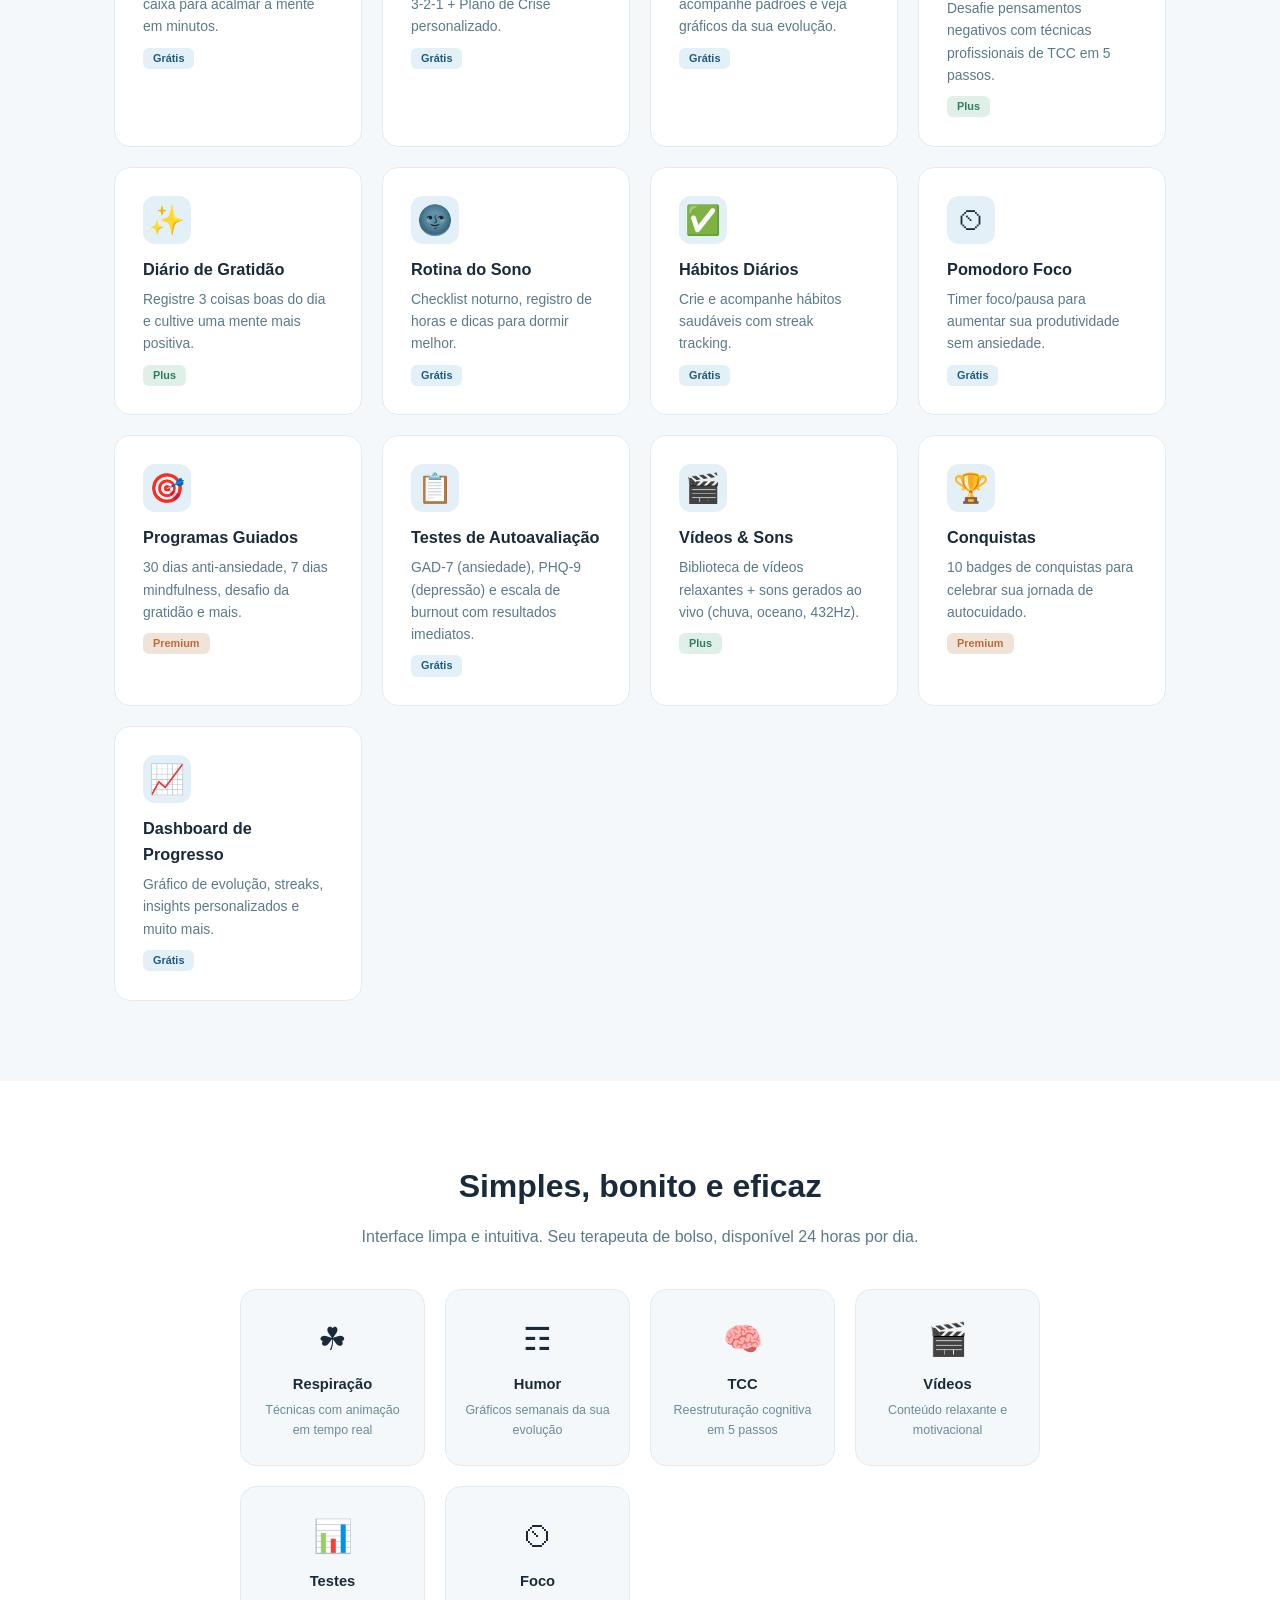
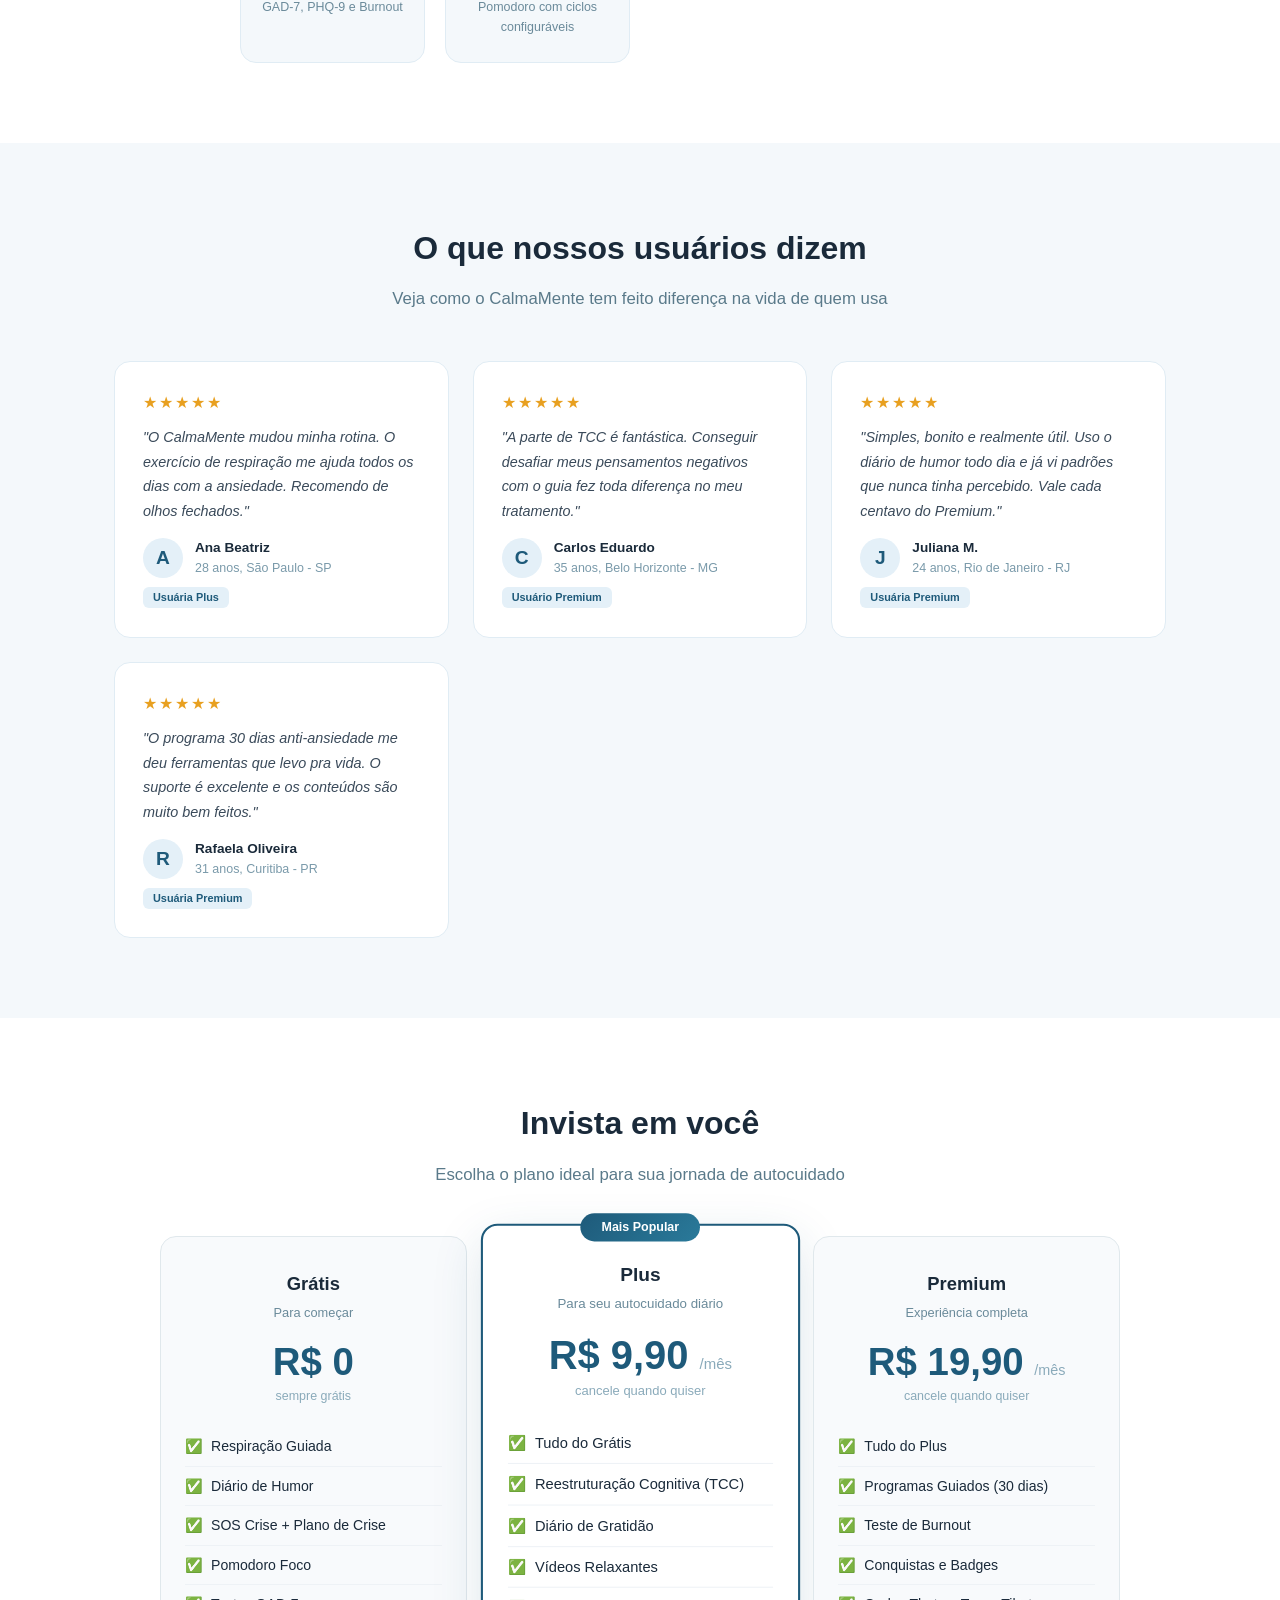
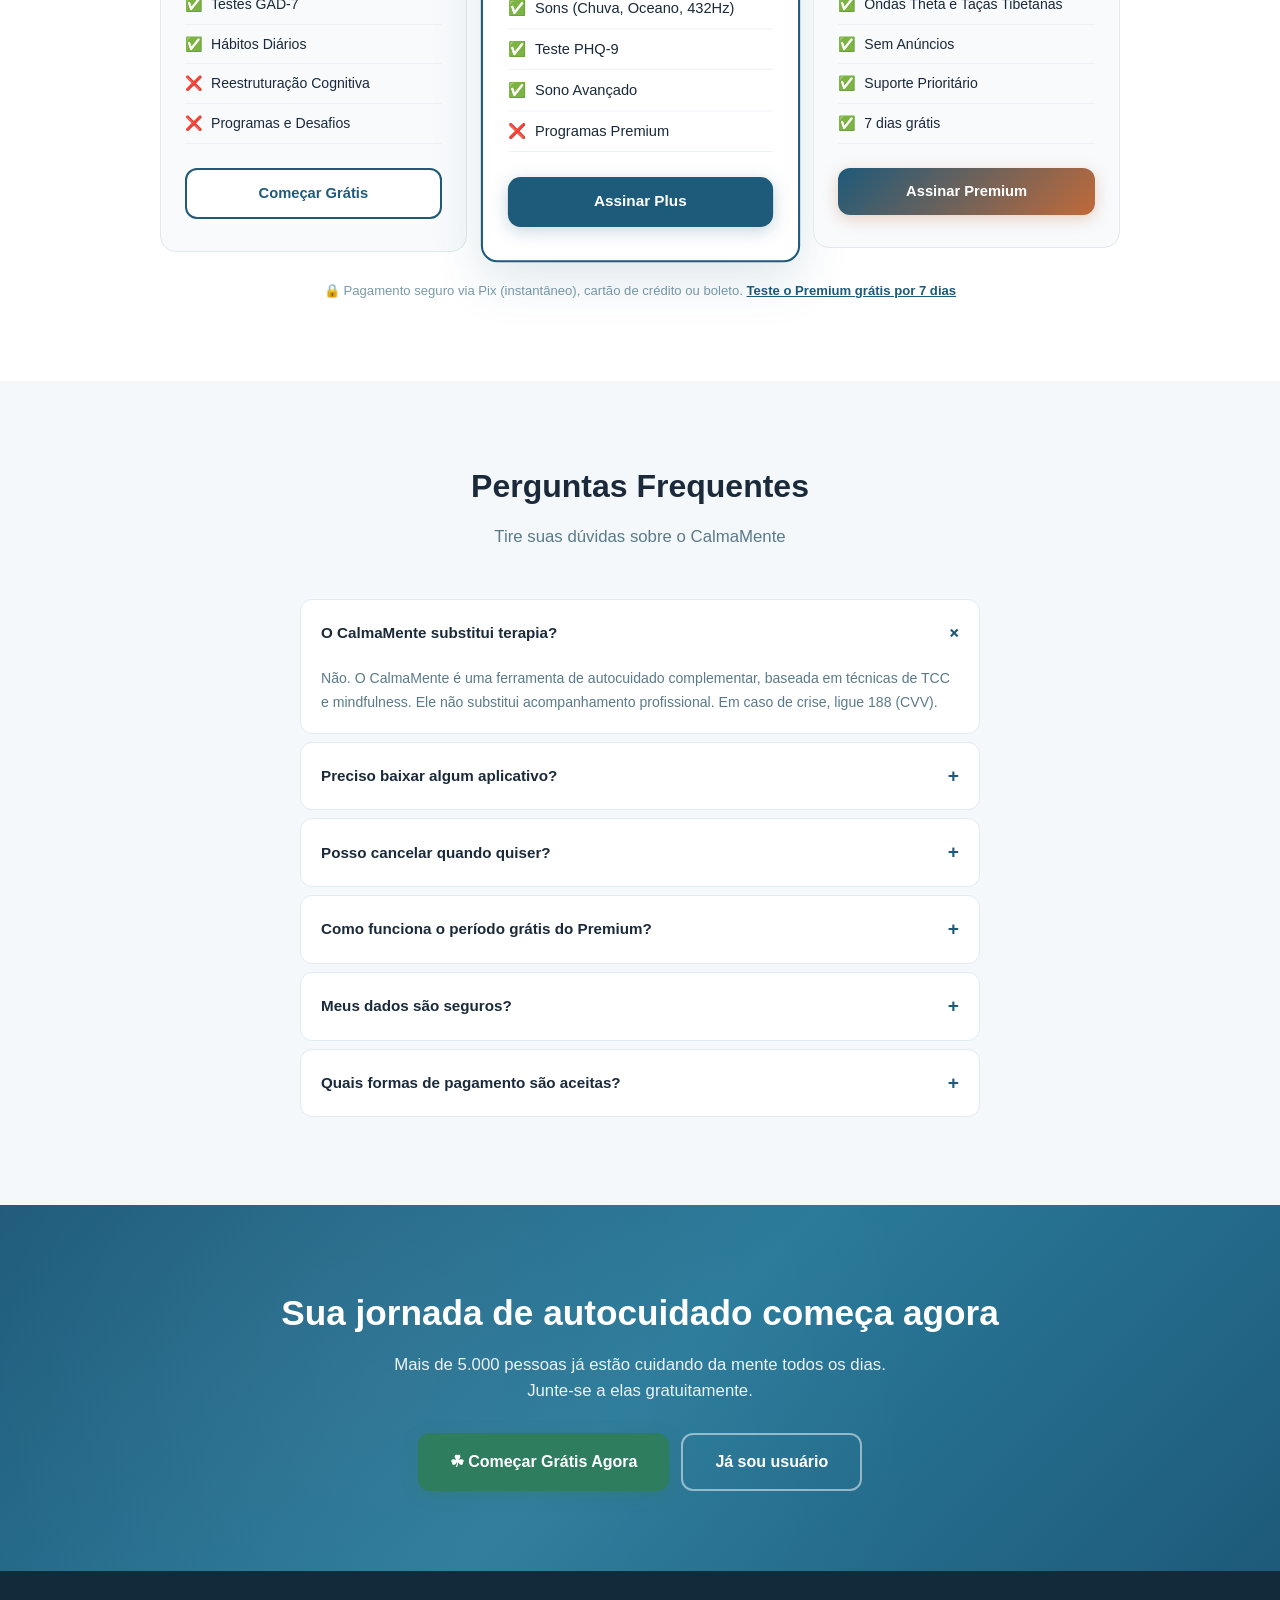
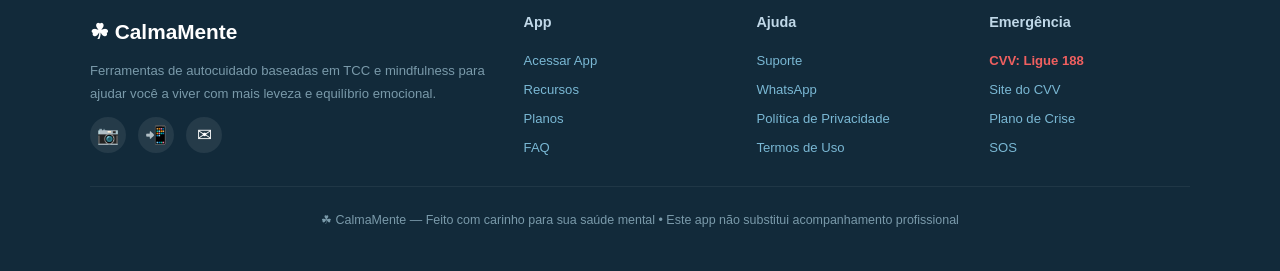
<file: landing.html>
<!DOCTYPE html>
<html lang="pt-BR">
<head>
  <meta charset="UTF-8">
  <meta name="viewport" content="width=device-width, initial-scale=1.0">
  <title>CalmaMente - Sua Ferramenta de Autocuidado Diário</title>
  <meta name="description" content="O app que ajuda você a controlar ansiedade e depressão com ferramentas baseadas em TCC, meditação e autocuidado.">
  <style>
    * { margin:0; padding:0; box-sizing:border-box }
    html { scroll-behavior:smooth }
    body {
      font-family: -apple-system,BlinkMacSystemFont,'Segoe UI',Roboto,sans-serif;
      background: #f4f8fb;
      color: #1a2a3a;
      line-height: 1.6;
    }
    .container { max-width:1100px; margin:0 auto; padding:0 24px }

    /* NAV */
    .nav {
      position:fixed; top:0; left:0; right:0; z-index:100;
      display:flex; align-items:center; justify-content:space-between;
      padding:14px 24px; max-width:1100px; margin:0 auto; left:50%; transform:translateX(-50%);
      background:rgba(244,248,251,0.85); backdrop-filter:blur(12px);
      border-bottom:1px solid rgba(45,106,138,0.1);
    }
    .nav.scrolled { background:rgba(244,248,251,0.95) }
    .nav-logo { font-size:1.3rem; font-weight:800; color:#1e5a7a; text-decoration:none; display:flex; align-items:center; gap:8px }
    .nav-links { display:flex; gap:8px; align-items:center }
    .nav-links a {
      text-decoration:none; color:#3a5a6a; font-weight:500; font-size:0.9rem;
      padding:8px 16px; border-radius:8px; transition:all .2s;
    }
    .nav-links a:hover { background:rgba(45,106,138,0.08); color:#1e5a7a }
    .nav-btn {
      background:#1e5a7a; color:#fff !important; padding:10px 24px !important;
      border-radius:10px !important; font-weight:600 !important;
    }
    .nav-btn:hover { background:#164a6a !important; transform:translateY(-1px) }
    .mobile-menu-btn { display:none; background:none; border:none; font-size:1.5rem; cursor:pointer; color:#1e5a7a; padding:4px }

    /* HERO */
    .hero {
      text-align:center; padding:120px 20px 80px;
      background:linear-gradient(160deg, #e8f0f6 0%, #d0e4f0 40%, #c8dce8 100%);
      position:relative; overflow:hidden;
    }
    .hero::before {
      content:''; position:absolute; top:-50%; left:-50%; width:200%; height:200%;
      background:radial-gradient(circle at 70% 30%, rgba(45,106,138,0.06) 0%, transparent 60%);
      animation:heroGlow 8s ease-in-out infinite;
    }
    @keyframes heroGlow { 0%,100% { transform:translate(0,0) } 50% { transform:translate(-5%,5%) } }
    .hero .container { position:relative }
    .hero-badge {
      display:inline-flex; align-items:center; gap:6px;
      background:rgba(45,106,138,0.1); color:#1e5a7a;
      padding:6px 20px; border-radius:20px; font-size:0.82rem; font-weight:600; margin-bottom:20px;
    }
    .hero h1 {
      font-size:2.8rem; line-height:1.2; margin-bottom:16px;
      background:linear-gradient(135deg,#1e5a7a,#3a8aaa);
      -webkit-background-clip:text;
      -webkit-text-fill-color:transparent;
      background-clip:text;
    }
    .hero p {
      font-size:1.1rem; color:#4a7a8a; max-width:580px; margin:0 auto 32px;
    }
    .hero-buttons { display:flex; gap:12px; justify-content:center; flex-wrap:wrap }
    .btn {
      display:inline-flex; align-items:center; gap:8px;
      padding:14px 32px; border-radius:12px;
      font-size:1rem; font-weight:700; text-decoration:none;
      transition:all .25s; cursor:pointer; border:none;
    }
    .btn-primary { background:#1e5a7a; color:#fff; box-shadow:0 4px 16px rgba(30,90,122,0.25) }
    .btn-primary:hover { transform:translateY(-3px); box-shadow:0 8px 28px rgba(30,90,122,0.35) }
    .btn-secondary { background:#fff; color:#1e5a7a; border:2px solid #1e5a7a }
    .btn-secondary:hover { transform:translateY(-3px); box-shadow:0 4px 16px rgba(0,0,0,0.08) }
    .btn-premium { background:linear-gradient(135deg,#1e5a7a,#c06a3a); color:#fff; box-shadow:0 4px 16px rgba(192,106,58,0.3) }
    .btn-premium:hover { transform:translateY(-3px); box-shadow:0 8px 24px rgba(192,106,58,0.4) }
    .btn-green { background:#2e7d5e; color:#fff; box-shadow:0 4px 16px rgba(46,125,94,0.25) }
    .btn-green:hover { transform:translateY(-3px); box-shadow:0 8px 24px rgba(46,125,94,0.35) }
    .btn-outline { background:transparent; color:#fff; border:2px solid rgba(255,255,255,0.5) }
    .btn-outline:hover { border-color:#fff; background:rgba(255,255,255,0.1) }

    .hero-stats {
      display:flex; justify-content:center; gap:40px; margin-top:48px; flex-wrap:wrap;
    }
    .hero-stat { text-align:center }
    .hero-stat-num { font-size:2rem; font-weight:800; color:#1e5a7a }
    .hero-stat-label { font-size:0.82rem; color:#6a8a9a }

    /* TRUST */
    .trust-bar {
      background:#fff; padding:16px 0; border-bottom:1px solid #e0ecf4;
    }
    .trust-bar .container {
      display:flex; justify-content:center; gap:32px; align-items:center; flex-wrap:wrap;
    }
    .trust-item {
      display:flex; align-items:center; gap:8px; font-size:0.82rem; color:#4a6a7a; font-weight:500;
    }
    .trust-icon { font-size:1.2rem }

    /* SECTIONS TITLE */
    section h2 {
      text-align:center; font-size:2rem; margin-bottom:12px; color:#1a2a3a;
    }
    .section-sub {
      text-align:center; color:#5a7a8a; max-width:560px; margin:0 auto 48px; font-size:1.05rem;
    }

    /* HOW IT WORKS */
    .how { padding:80px 0; background:#fff }
    .how-grid { display:grid; grid-template-columns:repeat(3,1fr); gap:32px; max-width:800px; margin:0 auto }
    .how-step { text-align:center }
    .how-num {
      width:56px; height:56px; border-radius:50%; background:#e4f0f8; color:#1e5a7a;
      display:flex; align-items:center; justify-content:center; font-size:1.4rem; font-weight:800; margin:0 auto 16px;
    }
    .how-step h3 { font-size:1.05rem; margin-bottom:6px }
    .how-step p { font-size:0.88rem; color:#5a7a8a }
    @media(max-width:640px) { .how-grid { grid-template-columns:1fr; gap:24px } }

    /* FEATURES */
    .features { padding:80px 0; background:#f4f8fb }
    .feature-grid { display:grid; grid-template-columns:repeat(auto-fit,minmax(230px,1fr)); gap:20px }
    .feature-card {
      background:#fff; padding:28px; border-radius:16px;
      border:1px solid #e0ecf4; transition:all .3s; cursor:default;
    }
    .feature-card:hover { transform:translateY(-6px); box-shadow:0 16px 40px rgba(30,90,122,0.1); border-color:#c0d8e8 }
    .feature-icon { font-size:1.8rem; margin-bottom:10px; display:inline-block; background:#e4f0f8; width:48px; height:48px; display:flex; align-items:center; justify-content:center; border-radius:12px }
    .feature-card h3 { font-size:1.02rem; margin-bottom:6px; margin-top:12px }
    .feature-card p { font-size:0.87rem; color:#5a7a8a }
    .feature-tag {
      display:inline-block; font-size:0.68rem; font-weight:600; padding:2px 10px; border-radius:6px; margin-top:10px;
    }
    .tag-free { background:#e4f0f8; color:#1e5a7a }
    .tag-plus { background:#e0f0e8; color:#2e7d5e }
    .tag-premium { background:#f0e4d8; color:#c06a3a }

    /* APP SHOWCASE */
    .app-showcase { padding:80px 0; background:#fff; text-align:center }
    .app-showcase p { color:#5a7a8a; max-width:600px; margin:0 auto 40px }
    .app-screens {
      display:grid; grid-template-columns:repeat(auto-fit,minmax(180px,1fr)); gap:20px; max-width:800px; margin:0 auto;
    }
    .screen-card {
      background:#f4f8fb; border-radius:16px; padding:24px 16px; border:1px solid #e0ecf4;
      transition:all .3s;
    }
    .screen-card:hover { transform:translateY(-4px); box-shadow:0 8px 24px rgba(30,90,122,0.08) }
    .screen-icon { font-size:2rem; margin-bottom:8px }
    .screen-card h4 { font-size:0.92rem; margin-bottom:4px }
    .screen-card p { font-size:0.78rem; margin:0; color:#6a8a9a }

    /* TESTIMONIALS */
    .testimonials { padding:80px 0; background:#f4f8fb }
    .testimonial-grid { display:grid; grid-template-columns:repeat(auto-fit,minmax(280px,1fr)); gap:24px }
    .testimonial-card {
      background:#fff; padding:28px; border-radius:16px; border:1px solid #e0ecf4;
      transition:all .3s;
    }
    .testimonial-card:hover { transform:translateY(-4px); box-shadow:0 12px 32px rgba(30,90,122,0.08) }
    .testimonial-stars { color:#e8a020; font-size:1rem; margin-bottom:10px; letter-spacing:2px }
    .testimonial-card p { font-size:0.9rem; color:#3a4a5a; font-style:italic; margin-bottom:14px; line-height:1.7 }
    .testimonial-author { display:flex; align-items:center; gap:12px }
    .testimonial-avatar {
      width:40px; height:40px; border-radius:50%; background:#e4f0f8; display:flex; align-items:center; justify-content:center; font-size:1.2rem; font-weight:700; color:#1e5a7a;
    }
    .testimonial-name { font-weight:600; font-size:0.85rem; color:#1a2a3a }
    .testimonial-title { font-size:0.78rem; color:#7a9aaa }
    .testimonial-tag {
      display:inline-block; font-size:0.68rem; background:#e4f0f8; color:#1e5a7a; padding:2px 10px; border-radius:6px; margin-top:8px; font-weight:600;
    }

    /* PRICING */
    .pricing { padding:80px 0; background:#fff }
    .pricing-grid { display:grid; grid-template-columns:repeat(3,1fr); gap:20px; align-items:start; max-width:960px; margin:0 auto }
    .plan-card {
      background:#f8fafc; padding:32px 24px; border-radius:16px;
      text-align:center; border:1px solid #e0e8ec; position:relative; transition:all .3s;
    }
    .plan-card:hover { transform:translateY(-4px); box-shadow:0 12px 32px rgba(0,0,0,0.06) }
    .plan-card.featured {
      border:2px solid #1e5a7a; transform:scale(1.04);
      box-shadow:0 16px 48px rgba(30,90,122,0.15); background:#fff;
    }
    .plan-card.featured:hover { transform:scale(1.04) translateY(-4px) }
    .plan-badge {
      position:absolute; top:-12px; left:50%; transform:translateX(-50%);
      background:linear-gradient(135deg,#1e5a7a,#2a7a9a); color:#fff; padding:4px 20px; border-radius:20px;
      font-size:0.75rem; font-weight:700; white-space:nowrap;
    }
    .plan-card h3 { font-size:1.15rem; margin-bottom:4px }
    .plan-subtitle { font-size:0.8rem; color:#6a8a9a; margin-bottom:16px }
    .plan-price { font-size:2.4rem; font-weight:800; color:#1e5a7a; margin-bottom:2px; line-height:1.2 }
    .plan-price span { font-size:0.9rem; color:#8aaaba; font-weight:400 }
    .plan-period { font-size:0.78rem; color:#8aaaba; margin-bottom:20px }
    .plan-features { list-style:none; text-align:left; margin-bottom:24px; padding:0 }
    .plan-features li { padding:8px 0; font-size:0.88rem; border-bottom:1px solid #eef2f6; display:flex; align-items:center; gap:8px }
    .plan-features .check { color:#2e7d5e; font-weight:700 }
    .plan-features .cross { color:#bcc8d0 }
    .plan-card .btn { width:100%; justify-content:center; font-size:0.92rem; padding:12px 20px }
    .price-note { text-align:center; margin-top:28px; font-size:0.82rem; color:#7a9aaa }
    .price-note a { color:#1e5a7a; font-weight:600 }
    @media(max-width:768px) {
      .pricing-grid { grid-template-columns:1fr; max-width:360px }
      .plan-card.featured { transform:none }
      .plan-card.featured:hover { transform:translateY(-4px) }
    }

    /* FAQ */
    .faq { padding:80px 0; background:#f4f8fb }
    .faq-grid { max-width:680px; margin:0 auto }
    .faq-item {
      background:#fff; border-radius:12px; margin-bottom:8px; overflow:hidden;
      border:1px solid #e0ecf4; transition:all .2s;
    }
    .faq-question {
      font-weight:600; font-size:0.95rem; cursor:pointer;
      display:flex; justify-content:space-between; align-items:center;
      padding:18px 20px; user-select:none;
    }
    .faq-question::after { content:'+'; font-size:1.2rem; color:#1e5a7a; font-weight:700; transition:transform .2s }
    .faq-item.open .faq-question::after { transform:rotate(45deg) }
    .faq-answer { font-size:0.88rem; color:#5a7a8a; padding:0 20px 18px; display:none; line-height:1.7 }
    .faq-item.open .faq-answer { display:block }

    /* CTA */
    .cta-final {
      text-align:center; padding:80px 20px;
      background:linear-gradient(135deg,#1e5a7a,#2a7a9a,#1e5a7a);
      color:#fff; position:relative; overflow:hidden;
    }
    .cta-final::before {
      content:''; position:absolute; top:0; left:0; right:0; bottom:0;
      background:radial-gradient(circle at 30% 50%, rgba(255,255,255,0.05) 0%, transparent 60%);
    }
    .cta-final .container { position:relative }
    .cta-final h2 { font-size:2.2rem; color:#fff; margin-bottom:10px }
    .cta-final p { font-size:1.05rem; opacity:0.9; margin-bottom:28px; max-width:500px; margin-left:auto; margin-right:auto }
    .cta-buttons { display:flex; gap:12px; justify-content:center; flex-wrap:wrap }

    /* FOOTER */
    footer {
      padding:40px 20px; background:#122a3a; color:#7a9aaa; font-size:0.85rem;
    }
    .footer-grid {
      max-width:1100px; margin:0 auto; display:grid;
      grid-template-columns:2fr 1fr 1fr 1fr; gap:32px;
    }
    .footer-brand .nav-logo { color:#fff; margin-bottom:8px; display:inline-flex }
    .footer-brand p { font-size:0.82rem; line-height:1.7; margin-bottom:12px }
    .footer-social { display:flex; gap:12px }
    .footer-social a {
      width:36px; height:36px; border-radius:50%; background:rgba(255,255,255,0.08);
      display:flex; align-items:center; justify-content:center; text-decoration:none;
      color:#fff; font-size:1.1rem; transition:all .2s;
    }
    .footer-social a:hover { background:rgba(255,255,255,0.15); transform:translateY(-2px) }
    footer h4 { color:#c0d8e8; font-size:0.9rem; margin-bottom:12px }
    footer a { color:#7ab8d4; text-decoration:none; display:block; padding:4px 0; font-size:0.82rem }
    footer a:hover { color:#a0d8f0 }
    .footer-bottom { text-align:center; padding-top:24px; margin-top:24px; border-top:1px solid rgba(255,255,255,0.06); font-size:0.78rem; max-width:1100px; margin-left:auto; margin-right:auto }
    @media(max-width:768px) { .footer-grid { grid-template-columns:1fr 1fr; gap:24px } }
    @media(max-width:480px) { .footer-grid { grid-template-columns:1fr } }

    /* WHATSAPP FLOATING */
    .wa-float {
      position:fixed; bottom:24px; right:24px; z-index:99;
      width:52px; height:52px; border-radius:50%;
      background:#25d366; color:#fff; border:none; cursor:pointer;
      display:flex; align-items:center; justify-content:center;
      font-size:1.6rem; box-shadow:0 4px 20px rgba(37,211,102,0.4);
      transition:all .3s; text-decoration:none;
    }
    .wa-float:hover { transform:scale(1.1); box-shadow:0 6px 28px rgba(37,211,102,0.5) }

    /* RESPONSIVE */
    @media(max-width:768px) {
      .hero h1 { font-size:2rem }
      .hero p { font-size:1rem }
      .hero-stats { gap:20px }
      .feature-grid { grid-template-columns:1fr 1fr }
      .nav-links { display:none; flex-direction:column; position:absolute; top:100%; left:0; right:0; background:rgba(244,248,251,0.98); border-bottom:1px solid #e0ecf4; padding:12px; }
      .nav-links.open { display:flex }
      .mobile-menu-btn { display:block }
      section h2 { font-size:1.6rem }
      .screen-card p { font-size:0.72rem }
    }
    @media(max-width:480px) {
      .feature-grid { grid-template-columns:1fr }
      .cta-final h2 { font-size:1.6rem }
    }
  </style>
</head>
<body>

  <nav class="nav" id="nav">
    <a href="#" class="nav-logo">&#9752; CalmaMente</a>
    <div class="nav-links" id="navLinks">
      <a href="#como-funciona">Como funciona</a>
      <a href="#recursos">Recursos</a>
      <a href="#precos">Preços</a>
      <a href="#faq">FAQ</a>
      <a href="index.html" class="nav-btn">Acessar App</a>
    </div>
    <button class="mobile-menu-btn" id="menuBtn">&#9776;</button>
  </nav>

  <!-- HERO -->
  <section class="hero">
    <div class="container">
      <div class="hero-badge">&#127775; Mais de 5.000 usuários ativos</div>
      <h1>O app que cuida de você<br>todos os dias</h1>
      <p>Ferramentas baseadas em TCC, meditação guiada, diário de humor e muito mais para ajudar você a controlar a ansiedade e viver com mais leveza.</p>
      <div class="hero-buttons">
        <a href="index.html" class="btn btn-primary">&#9752; Começar Grátis</a>
        <a href="#precos" class="btn btn-secondary">Ver Planos</a>
      </div>
      <div class="hero-stats">
        <div class="hero-stat"><div class="hero-stat-num">+15</div><div class="hero-stat-label">ferramentas</div></div>
        <div class="hero-stat"><div class="hero-stat-num">50k+</div><div class="hero-stat-label">humores registrados</div></div>
        <div class="hero-stat"><div class="hero-stat-num">4.9</div><div class="hero-stat-label">avaliação média</div></div>
      </div>
    </div>
  </section>

  <!-- TRUST -->
  <div class="trust-bar">
    <div class="container">
      <div class="trust-item"><span class="trust-icon">&#128274;</span> Dados salvos no navegador</div>
      <div class="trust-item"><span class="trust-icon">&#9989;</span> Baseado em TCC</div>
      <div class="trust-item"><span class="trust-icon">&#128197;</span> 7 dias grátis no Premium</div>
      <div class="trust-item"><span class="trust-icon">&#128222;</span> Apoio CVV 188</div>
    </div>
  </div>

  <!-- HOW IT WORKS -->
  <section class="how" id="como-funciona">
    <div class="container">
      <h2>Como funciona</h2>
      <p class="section-sub">Em apenas 3 passos você começa sua jornada de autocuidado</p>
      <div class="how-grid">
        <div class="how-step">
          <div class="how-num">1</div>
          <h3>Acesse o app</h3>
          <p>Abra o CalmaMente diretamente no seu navegador. Sem download, sem cadastro.</p>
        </div>
        <div class="how-step">
          <div class="how-num">2</div>
          <h3>Escolha uma ferramenta</h3>
          <p>Respiração, diário de humor, TCC, meditação — o que você precisar no momento.</p>
        </div>
        <div class="how-step">
          <div class="how-num">3</div>
          <h3>Acompanhe sua evolução</h3>
          <p>Veja gráficos, streaks e insights que mostram seu progresso ao longo do tempo.</p>
        </div>
      </div>
    </div>
  </section>

  <!-- FEATURES -->
  <section class="features" id="recursos">
    <div class="container">
      <h2>Tudo que você precisa em um só lugar</h2>
      <p class="section-sub">+15 ferramentas baseadas em terapia cognitivo-comportamental e mindfulness</p>
      <div class="feature-grid">
        <div class="feature-card">
          <div class="feature-icon">&#9752;</div>
          <h3>Respiração Guiada</h3>
          <p>Técnicas 4-7-8, quadrada e caixa para acalmar a mente em minutos.</p>
          <span class="feature-tag tag-free">Grátis</span>
        </div>
        <div class="feature-card">
          <div class="feature-icon">&#9888;</div>
          <h3>SOS Anti-Crise</h3>
          <p>Exercício de ancoragem 5-4-3-2-1 + Plano de Crise personalizado.</p>
          <span class="feature-tag tag-free">Grátis</span>
        </div>
        <div class="feature-card">
          <div class="feature-icon">&#9782;</div>
          <h3>Diário de Humor</h3>
          <p>Registre emoções, acompanhe padrões e veja gráficos da sua evolução.</p>
          <span class="feature-tag tag-free">Grátis</span>
        </div>
        <div class="feature-card">
          <div class="feature-icon">&#129504;</div>
          <h3>Reestruturação Cognitiva</h3>
          <p>Desafie pensamentos negativos com técnicas profissionais de TCC em 5 passos.</p>
          <span class="feature-tag tag-plus">Plus</span>
        </div>
        <div class="feature-card">
          <div class="feature-icon">&#10024;</div>
          <h3>Diário de Gratidão</h3>
          <p>Registre 3 coisas boas do dia e cultive uma mente mais positiva.</p>
          <span class="feature-tag tag-plus">Plus</span>
        </div>
        <div class="feature-card">
          <div class="feature-icon">&#127770;</div>
          <h3>Rotina do Sono</h3>
          <p>Checklist noturno, registro de horas e dicas para dormir melhor.</p>
          <span class="feature-tag tag-free">Grátis</span>
        </div>
        <div class="feature-card">
          <div class="feature-icon">&#9989;</div>
          <h3>Hábitos Diários</h3>
          <p>Crie e acompanhe hábitos saudáveis com streak tracking.</p>
          <span class="feature-tag tag-free">Grátis</span>
        </div>
        <div class="feature-card">
          <div class="feature-icon">&#9202;</div>
          <h3>Pomodoro Foco</h3>
          <p>Timer foco/pausa para aumentar sua produtividade sem ansiedade.</p>
          <span class="feature-tag tag-free">Grátis</span>
        </div>
        <div class="feature-card">
          <div class="feature-icon">&#127919;</div>
          <h3>Programas Guiados</h3>
          <p>30 dias anti-ansiedade, 7 dias mindfulness, desafio da gratidão e mais.</p>
          <span class="feature-tag tag-premium">Premium</span>
        </div>
        <div class="feature-card">
          <div class="feature-icon">&#128203;</div>
          <h3>Testes de Autoavaliação</h3>
          <p>GAD-7 (ansiedade), PHQ-9 (depressão) e escala de burnout com resultados imediatos.</p>
          <span class="feature-tag tag-free">Grátis</span>
        </div>
        <div class="feature-card">
          <div class="feature-icon">&#127916;</div>
          <h3>Vídeos & Sons</h3>
          <p>Biblioteca de vídeos relaxantes + sons gerados ao vivo (chuva, oceano, 432Hz).</p>
          <span class="feature-tag tag-plus">Plus</span>
        </div>
        <div class="feature-card">
          <div class="feature-icon">&#127942;</div>
          <h3>Conquistas</h3>
          <p>10 badges de conquistas para celebrar sua jornada de autocuidado.</p>
          <span class="feature-tag tag-premium">Premium</span>
        </div>
        <div class="feature-card">
          <div class="feature-icon">&#128200;</div>
          <h3>Dashboard de Progresso</h3>
          <p>Gráfico de evolução, streaks, insights personalizados e muito mais.</p>
          <span class="feature-tag tag-free">Grátis</span>
        </div>
      </div>
    </div>
  </section>

  <!-- APP SHOWCASE -->
  <section class="app-showcase">
    <div class="container">
      <h2>Simples, bonito e eficaz</h2>
      <p>Interface limpa e intuitiva. Seu terapeuta de bolso, disponível 24 horas por dia.</p>
      <div class="app-screens">
        <div class="screen-card"><div class="screen-icon">&#9752;</div><h4>Respiração</h4><p>Técnicas com animação em tempo real</p></div>
        <div class="screen-card"><div class="screen-icon">&#9782;</div><h4>Humor</h4><p>Gráficos semanais da sua evolução</p></div>
        <div class="screen-card"><div class="screen-icon">&#129504;</div><h4>TCC</h4><p>Reestruturação cognitiva em 5 passos</p></div>
        <div class="screen-card"><div class="screen-icon">&#127916;</div><h4>Vídeos</h4><p>Conteúdo relaxante e motivacional</p></div>
        <div class="screen-card"><div class="screen-icon">&#128202;</div><h4>Testes</h4><p>GAD-7, PHQ-9 e Burnout</p></div>
        <div class="screen-card"><div class="screen-icon">&#9202;</div><h4>Foco</h4><p>Pomodoro com ciclos configuráveis</p></div>
      </div>
    </div>
  </section>

  <!-- TESTIMONIALS -->
  <section class="testimonials">
    <div class="container">
      <h2>O que nossos usuários dizem</h2>
      <p class="section-sub">Veja como o CalmaMente tem feito diferença na vida de quem usa</p>
      <div class="testimonial-grid">
        <div class="testimonial-card">
          <div class="testimonial-stars">&#9733;&#9733;&#9733;&#9733;&#9733;</div>
          <p>"O CalmaMente mudou minha rotina. O exercício de respiração me ajuda todos os dias com a ansiedade. Recomendo de olhos fechados."</p>
          <div class="testimonial-author">
            <div class="testimonial-avatar">A</div>
            <div><div class="testimonial-name">Ana Beatriz</div><div class="testimonial-title">28 anos, São Paulo - SP</div></div>
          </div>
          <span class="testimonial-tag">Usuária Plus</span>
        </div>
        <div class="testimonial-card">
          <div class="testimonial-stars">&#9733;&#9733;&#9733;&#9733;&#9733;</div>
          <p>"A parte de TCC é fantástica. Conseguir desafiar meus pensamentos negativos com o guia fez toda diferença no meu tratamento."</p>
          <div class="testimonial-author">
            <div class="testimonial-avatar">C</div>
            <div><div class="testimonial-name">Carlos Eduardo</div><div class="testimonial-title">35 anos, Belo Horizonte - MG</div></div>
          </div>
          <span class="testimonial-tag">Usuário Premium</span>
        </div>
        <div class="testimonial-card">
          <div class="testimonial-stars">&#9733;&#9733;&#9733;&#9733;&#9733;</div>
          <p>"Simples, bonito e realmente útil. Uso o diário de humor todo dia e já vi padrões que nunca tinha percebido. Vale cada centavo do Premium."</p>
          <div class="testimonial-author">
            <div class="testimonial-avatar">J</div>
            <div><div class="testimonial-name">Juliana M.</div><div class="testimonial-title">24 anos, Rio de Janeiro - RJ</div></div>
          </div>
          <span class="testimonial-tag">Usuária Premium</span>
        </div>
        <div class="testimonial-card">
          <div class="testimonial-stars">&#9733;&#9733;&#9733;&#9733;&#9733;</div>
          <p>"O programa 30 dias anti-ansiedade me deu ferramentas que levo pra vida. O suporte é excelente e os conteúdos são muito bem feitos."</p>
          <div class="testimonial-author">
            <div class="testimonial-avatar">R</div>
            <div><div class="testimonial-name">Rafaela Oliveira</div><div class="testimonial-title">31 anos, Curitiba - PR</div></div>
          </div>
          <span class="testimonial-tag">Usuária Premium</span>
        </div>
      </div>
    </div>
  </section>

  <!-- PRICING -->
  <section class="pricing" id="precos">
    <div class="container">
      <h2>Invista em você</h2>
      <p class="section-sub">Escolha o plano ideal para sua jornada de autocuidado</p>
      <div class="pricing-grid">
        <div class="plan-card">
          <h3>Grátis</h3>
          <div class="plan-subtitle">Para começar</div>
          <div class="plan-price">R$ 0</div>
          <div class="plan-period">sempre grátis</div>
          <ul class="plan-features">
            <li><span class="check">&#9989;</span> Respiração Guiada</li>
            <li><span class="check">&#9989;</span> Diário de Humor</li>
            <li><span class="check">&#9989;</span> SOS Crise + Plano de Crise</li>
            <li><span class="check">&#9989;</span> Pomodoro Foco</li>
            <li><span class="check">&#9989;</span> Testes GAD-7</li>
            <li><span class="check">&#9989;</span> Hábitos Diários</li>
            <li><span class="cross">&#10060;</span> Reestruturação Cognitiva</li>
            <li><span class="cross">&#10060;</span> Programas e Desafios</li>
          </ul>
          <a href="index.html" class="btn btn-secondary">Começar Grátis</a>
        </div>

        <div class="plan-card featured">
          <div class="plan-badge">Mais Popular</div>
          <h3>Plus</h3>
          <div class="plan-subtitle">Para seu autocuidado diário</div>
          <div class="plan-price">R$ 9,90 <span>/mês</span></div>
          <div class="plan-period">cancele quando quiser</div>
          <ul class="plan-features">
            <li><span class="check">&#9989;</span> Tudo do Grátis</li>
            <li><span class="check">&#9989;</span> Reestruturação Cognitiva (TCC)</li>
            <li><span class="check">&#9989;</span> Diário de Gratidão</li>
            <li><span class="check">&#9989;</span> Vídeos Relaxantes</li>
            <li><span class="check">&#9989;</span> Sons (Chuva, Oceano, 432Hz)</li>
            <li><span class="check">&#9989;</span> Teste PHQ-9</li>
            <li><span class="check">&#9989;</span> Sono Avançado</li>
            <li><span class="cross">&#10060;</span> Programas Premium</li>
          </ul>
          <a href="index.html" class="btn btn-primary">Assinar Plus</a>
        </div>

        <div class="plan-card">
          <h3>Premium</h3>
          <div class="plan-subtitle">Experiência completa</div>
          <div class="plan-price">R$ 19,90 <span>/mês</span></div>
          <div class="plan-period">cancele quando quiser</div>
          <ul class="plan-features">
            <li><span class="check">&#9989;</span> Tudo do Plus</li>
            <li><span class="check">&#9989;</span> Programas Guiados (30 dias)</li>
            <li><span class="check">&#9989;</span> Teste de Burnout</li>
            <li><span class="check">&#9989;</span> Conquistas e Badges</li>
            <li><span class="check">&#9989;</span> Ondas Theta e Taças Tibetanas</li>
            <li><span class="check">&#9989;</span> Sem Anúncios</li>
            <li><span class="check">&#9989;</span> Suporte Prioritário</li>
            <li><span class="check">&#9989;</span> 7 dias grátis</li>
          </ul>
          <a href="index.html" class="btn btn-premium">Assinar Premium</a>
        </div>
      </div>
      <p class="price-note">&#128274; Pagamento seguro via Pix (instantâneo), cartão de crédito ou boleto. <a href="index.html">Teste o Premium grátis por 7 dias</a></p>
    </div>
  </section>

  <!-- FAQ -->
  <section class="faq" id="faq">
    <div class="container">
      <h2>Perguntas Frequentes</h2>
      <p class="section-sub">Tire suas dúvidas sobre o CalmaMente</p>
      <div class="faq-grid">
        <div class="faq-item open">
          <div class="faq-question">O CalmaMente substitui terapia?</div>
          <div class="faq-answer">N&atilde;o. O CalmaMente &eacute; uma ferramenta de autocuidado complementar, baseada em t&eacute;cnicas de TCC e mindfulness. Ele n&atilde;o substitui acompanhamento profissional. Em caso de crise, ligue 188 (CVV).</div>
        </div>
        <div class="faq-item">
          <div class="faq-question">Preciso baixar algum aplicativo?</div>
          <div class="faq-answer">N&atilde;o! O CalmaMente funciona direto no navegador do seu celular, tablet ou computador. Sem download, sem ocupar espa&ccedil;o, sempre atualizado.</div>
        </div>
        <div class="faq-item">
          <div class="faq-question">Posso cancelar quando quiser?</div>
          <div class="faq-answer">Sim! Todos os planos podem ser cancelados a qualquer momento, sem multa. Seu acesso continua at&eacute; o fim do per&iacute;odo j&aacute; pago.</div>
        </div>
        <div class="faq-item">
          <div class="faq-question">Como funciona o per&iacute;odo gr&aacute;tis do Premium?</div>
          <div class="faq-answer">Voc&ecirc; assina e tem 7 dias para testar todos os recursos. Se n&atilde;o gostar, cancele nos primeiros 7 dias e n&atilde;o paga nada. Sem compromisso.</div>
        </div>
        <div class="faq-item">
          <div class="faq-question">Meus dados s&atilde;o seguros?</div>
          <div class="faq-answer">Sim. Todos os seus dados ficam salvos apenas no seu pr&oacute;prio navegador (localStorage). N&oacute;s n&atilde;o armazenamos nada em servidores. Voc&ecirc; tem total controle.</div>
        </div>
        <div class="faq-item">
          <div class="faq-question">Quais formas de pagamento s&atilde;o aceitas?</div>
          <div class="faq-answer">Aceitamos Pix (aprova&ccedil;&atilde;o instant&acirc;nea), cart&atilde;o de cr&eacute;dito (via Mercado Pago) e boleto banc&aacute;rio. Pagamento 100% seguro.</div>
        </div>
      </div>
    </div>
  </section>

  <!-- CTA FINAL -->
  <section class="cta-final">
    <div class="container">
      <h2>Sua jornada de autocuidado come&ccedil;a agora</h2>
      <p>Mais de 5.000 pessoas j&aacute; est&atilde;o cuidando da mente todos os dias. Junte-se a elas gratuitamente.</p>
      <div class="cta-buttons">
        <a href="index.html" class="btn btn-green">&#9752; Come&ccedil;ar Gr&aacute;tis Agora</a>
        <a href="index.html" class="btn btn-outline">J&aacute; sou usu&aacute;rio</a>
      </div>
    </div>
  </section>

  <!-- FOOTER -->
  <footer>
    <div class="footer-grid">
      <div class="footer-brand">
        <a href="#" class="nav-logo">&#9752; CalmaMente</a>
        <p>Ferramentas de autocuidado baseadas em TCC e mindfulness para ajudar voc&ecirc; a viver com mais leveza e equil&iacute;brio emocional.</p>
        <div class="footer-social">
          <a href="https://instagram.com/calmamente" target="_blank" title="Instagram">&#128247;</a>
          <a href="https://wa.me/5511999999999" target="_blank" title="WhatsApp">&#128242;</a>
          <a href="mailto:contato@calmamente.app" title="E-mail">&#9993;</a>
        </div>
      </div>
      <div>
        <h4>App</h4>
        <a href="index.html">Acessar App</a>
        <a href="#recursos">Recursos</a>
        <a href="#precos">Planos</a>
        <a href="#faq">FAQ</a>
      </div>
      <div>
        <h4>Ajuda</h4>
        <a href="mailto:contato@calmamente.app">Suporte</a>
        <a href="https://wa.me/5511999999999">WhatsApp</a>
        <a href="#">Pol&iacute;tica de Privacidade</a>
        <a href="#">Termos de Uso</a>
      </div>
      <div>
        <h4>Emerg&ecirc;ncia</h4>
        <a href="tel:188" style="font-weight:700;color:#f06060">CVV: Ligue 188</a>
        <a href="https://www.cvv.org.br" target="_blank">Site do CVV</a>
        <a href="index.html">Plano de Crise</a>
        <a href="index.html">SOS</a>
      </div>
    </div>
    <div class="footer-bottom">
      &#9752; CalmaMente &mdash; Feito com carinho para sua sa&uacute;de mental &bull; Este app n&atilde;o substitui acompanhamento profissional
    </div>
  </footer>

  <a href="https://wa.me/5511999999999" target="_blank" class="wa-float" title="Fale conosco no WhatsApp">&#128242;</a>

  <script>
    // Mobile menu
    document.getElementById('menuBtn').addEventListener('click', () => {
      document.getElementById('navLinks').classList.toggle('open');
    });
    document.querySelectorAll('.nav-links a').forEach(a => {
      a.addEventListener('click', () => document.getElementById('navLinks').classList.remove('open'));
    });

    // Nav scroll effect
    window.addEventListener('scroll', () => {
      document.getElementById('nav').classList.toggle('scrolled', window.scrollY > 40);
    });

    // FAQ accordion
    document.querySelectorAll('.faq-question').forEach(q => {
      q.addEventListener('click', () => q.parentElement.classList.toggle('open'));
    });
  </script>
</body>
</html>
</file>
<file: style.css>
* { margin:0; padding:0; box-sizing:border-box }

:root {
  --bg: #f0ecf8;
  --surface: rgba(255,255,255,0.7);
  --surface-solid: #fff;
  --primary: #7c5cbf;
  --primary-light: #b8a0e8;
  --primary-dark: #5a3d99;
  --text: #2d1b4e;
  --text-light: #7a6a92;
  --text-muted: #a89bb8;
  --shadow: rgba(124,92,191,0.12);
  --border: rgba(124,92,191,0.12);
  --gradient: linear-gradient(135deg, #7c5cbf, #b8a0e8);
  --sidebar-bg: rgba(255,255,255,0.6);
  --card-bg: rgba(255,255,255,0.6);
  --danger: #e74c3c;
  --sos-bg: #fff0f0;
  --radius: 16px;
  --radius-sm: 10px;
  --plus: #5fa8d3;
  --plus-light: #a8d4f0;
  --premium: #f0a030;
  --premium-light: #f5d080;
  --ad-bg: rgba(200,200,200,0.15);
}

[data-theme="dark"] {
  --bg: #120b1e;
  --surface: rgba(42,26,62,0.75);
  --surface-solid: #2a1a3e;
  --primary: #9b7fd4;
  --primary-light: #7c5cbf;
  --primary-dark: #b8a0e8;
  --text: #e8e0f0;
  --text-light: #b0a0c8;
  --text-muted: #7a6a92;
  --shadow: rgba(155,127,212,0.15);
  --border: rgba(155,127,212,0.15);
  --gradient: linear-gradient(135deg, #9b7fd4, #7c5cbf);
  --sidebar-bg: rgba(42,26,62,0.6);
  --card-bg: rgba(42,26,62,0.5);
  --sos-bg: #2a1018;
  --plus: #4a8ab5;
  --plus-light: #3a6a8a;
  --premium: #c08020;
  --premium-light: #8a6018;
  --ad-bg: rgba(60,40,80,0.15);
}

/* === PALETA TERRA & SÁLVIA === */
[data-palette="sage"] {
  --bg: #f5f0eb;
  --surface: rgba(255,255,255,0.7);
  --surface-solid: #fff;
  --primary: #7a9e7e;
  --primary-light: #b5d0b8;
  --primary-dark: #4d7a52;
  --text: #2c3a2e;
  --text-light: #6a7a6a;
  --text-muted: #9aaa9a;
  --shadow: rgba(122,158,126,0.12);
  --border: rgba(122,158,126,0.15);
  --gradient: linear-gradient(135deg, #7a9e7e, #b5d0b8);
  --sidebar-bg: rgba(255,255,255,0.6);
  --card-bg: rgba(255,255,255,0.6);
  --plus: #5fa8d3;
  --premium: #d4a373;
}
[data-palette="sage"][data-theme="dark"] {
  --bg: #1a241c;
  --surface: rgba(40,55,42,0.75);
  --surface-solid: #28372a;
  --primary: #8aba8e;
  --primary-light: #6a8e6e;
  --primary-dark: #aad0ae;
  --text: #e0ece0;
  --text-light: #a0bca0;
  --text-muted: #708a70;
  --shadow: rgba(138,186,142,0.15);
  --border: rgba(138,186,142,0.15);
  --gradient: linear-gradient(135deg, #8aba8e, #6a8e6e);
  --sidebar-bg: rgba(40,55,42,0.6);
  --card-bg: rgba(40,55,42,0.5);
  --sos-bg: #2a1a18;
  --plus: #4a8ab5;
  --premium: #b48a5a;
}

/* === PALETA OCEANO PROFUNDO === */
[data-palette="ocean"] {
  --bg: #eef5f9;
  --surface: rgba(255,255,255,0.7);
  --surface-solid: #fff;
  --primary: #2d6a8a;
  --primary-light: #7ab8d4;
  --primary-dark: #1a4a6a;
  --text: #1a2a3a;
  --text-light: #5a7a8a;
  --text-muted: #8aaaba;
  --shadow: rgba(45,106,138,0.12);
  --border: rgba(45,106,138,0.12);
  --gradient: linear-gradient(135deg, #2d6a8a, #7ab8d4);
  --sidebar-bg: rgba(255,255,255,0.6);
  --card-bg: rgba(255,255,255,0.6);
  --plus: #2d8a6a;
  --premium: #d4764a;
}
[data-palette="ocean"][data-theme="dark"] {
  --bg: #0e1a22;
  --surface: rgba(25,45,60,0.75);
  --surface-solid: #192d3c;
  --primary: #4a9aba;
  --primary-light: #2d6a8a;
  --primary-dark: #7ab8d4;
  --text: #d0e8f0;
  --text-light: #90b0c0;
  --text-muted: #608090;
  --shadow: rgba(74,154,186,0.15);
  --border: rgba(74,154,186,0.15);
  --gradient: linear-gradient(135deg, #4a9aba, #2d6a8a);
  --sidebar-bg: rgba(25,45,60,0.6);
  --card-bg: rgba(25,45,60,0.5);
  --sos-bg: #221010;
  --plus: #2a7a5a;
  --premium: #b4663a;
}

/* === PALETA ROSA LAVANDA === */
[data-palette="rose"] {
  --bg: #f8f0f5;
  --surface: rgba(255,255,255,0.7);
  --surface-solid: #fff;
  --primary: #b47a9e;
  --primary-light: #dbb5cc;
  --primary-dark: #8a5a7a;
  --text: #3a2a35;
  --text-light: #7a6a75;
  --text-muted: #aa9aa5;
  --shadow: rgba(180,122,158,0.12);
  --border: rgba(180,122,158,0.12);
  --gradient: linear-gradient(135deg, #b47a9e, #dbb5cc);
  --sidebar-bg: rgba(255,255,255,0.6);
  --card-bg: rgba(255,255,255,0.6);
  --plus: #7a9ab4;
  --premium: #c49a6a;
}
[data-palette="rose"][data-theme="dark"] {
  --bg: #1e1420;
  --surface: rgba(45,30,48,0.75);
  --surface-solid: #2d1e30;
  --primary: #c48aae;
  --primary-light: #a46a8e;
  --primary-dark: #d8aac8;
  --text: #e8d8e5;
  --text-light: #b0a0ad;
  --text-muted: #807085;
  --shadow: rgba(196,138,174,0.15);
  --border: rgba(196,138,174,0.15);
  --gradient: linear-gradient(135deg, #c48aae, #a46a8e);
  --sidebar-bg: rgba(45,30,48,0.6);
  --card-bg: rgba(45,30,48,0.5);
  --sos-bg: #2a1820;
  --plus: #5a7a9a;
  --premium: #b48a5a;
}

html, body { height:100% }
body {
  font-family: -apple-system,BlinkMacSystemFont,'Segoe UI',Roboto,sans-serif;
  background: var(--bg);
  color: var(--text);
  line-height:1.5;
  transition: background .3s, color .3s;
}

.app-layout { display:flex; height:100vh }

/* SIDEBAR */
.sidebar {
  width:220px;
  background: var(--sidebar-bg);
  backdrop-filter:blur(16px);
  -webkit-backdrop-filter:blur(16px);
  border-right:1px solid var(--border);
  display:flex;
  flex-direction:column;
  transition:width .3s, transform .3s;
  flex-shrink:0;
  z-index:50;
}

.sidebar-header { padding:20px 16px 12px; display:flex; align-items:center; justify-content:space-between }
.sidebar-logo { font-size:1.1rem; font-weight:700; color:var(--primary) }
.sidebar-plan { font-size:0.7rem; background:var(--primary-light); color:#fff; padding:2px 10px; border-radius:20px; font-weight:600 }

.sidebar-nav { flex:1; padding:8px; overflow-y:auto }
.nav-item { display:flex; align-items:center; gap:10px; padding:10px 12px; border-radius:var(--radius-sm); text-decoration:none; color:var(--text-light); font-size:0.88rem; font-weight:500; transition:all .15s; margin-bottom:2px }
.nav-item:hover { background:var(--border); color:var(--text) }
.nav-item.active { background:var(--gradient); color:#fff; font-weight:600 }
.nav-icon { font-size:1.1rem; width:20px; text-align:center }
.sos-icon { color:var(--danger) }
.nav-item.active .sos-icon { color:#fff }

.sidebar-footer { padding:12px 16px; border-top:1px solid var(--border) }
.sidebar-collapse { background:none; border:none; color:var(--text-muted); cursor:pointer; font-size:0.8rem; width:100%; text-align:left; padding:4px 0 }
.sidebar-collapse:hover { color:var(--text) }

/* MAIN */
.main-area { flex:1; display:flex; flex-direction:column; overflow:hidden }

.topbar {
  display:flex; align-items:center; justify-content:space-between;
  padding:16px 24px;
  background:var(--surface); backdrop-filter:blur(12px); -webkit-backdrop-filter:blur(12px);
  border-bottom:1px solid var(--border); gap:12px;
}
.topbar h2 { font-size:1.2rem; font-weight:600 }
.menu-toggle { display:none; background:none; border:none; font-size:1.3rem; cursor:pointer; color:var(--text); padding:4px }
.icon-btn { background:var(--border); border:none; border-radius:50%; width:36px; height:36px; font-size:1.1rem; cursor:pointer; color:var(--text); transition:all .2s; display:flex; align-items:center; justify-content:center }
.icon-btn:hover { background:var(--primary-light); color:#fff }

/* CONTENT */
.content { flex:1; overflow-y:auto; padding:24px }
.page { display:none; animation:fadeIn .3s ease }
.page.active { display:block }
@keyframes fadeIn { from{opacity:0;transform:translateY(8px)} to{opacity:1;transform:translateY(0)} }

h2 { font-size:1.5rem; margin-bottom:4px }
.page-desc { color:var(--text-light); margin-bottom:20px; font-size:0.9rem }

/* ADS */
.ad-banner { margin-bottom:20px }
.ad-placeholder {
  background:var(--ad-bg);
  border:1px dashed var(--border);
  border-radius:var(--radius-sm);
  padding:12px;
  text-align:center;
  font-size:0.78rem;
  color:var(--text-muted);
}
.ad-inline { margin-top:16px; margin-bottom:16px }

/* TIER SYSTEM */
.tier-plus, .tier-premium, .tier-plus-btn, .tier-premium-item, .tier-premium-store {
  position:relative;
}

.tier-plus::after {
  content:'+';
  position:absolute;
  top:-6px;
  right:-6px;
  font-size:0.55rem;
  background:var(--plus);
  color:#fff;
  width:16px;
  height:16px;
  border-radius:50%;
  display:flex;
  align-items:center;
  justify-content:center;
  font-weight:700;
}

.tier-premium::after, .tier-premium-item::after, .tier-premium-store::after {
  content:'P';
  position:absolute;
  top:-6px;
  right:-6px;
  font-size:0.55rem;
  background:var(--premium);
  color:#fff;
  width:16px;
  height:16px;
  border-radius:50%;
  display:flex;
  align-items:center;
  justify-content:center;
  font-weight:700;
}

.tier-plus-btn::after {
  content:'+';
  position:absolute;
  top:-8px;
  right:-8px;
  font-size:0.6rem;
  background:var(--plus);
  color:#fff;
  padding:2px 8px;
  border-radius:8px;
  font-weight:600;
}

/* DASHBOARD */
.greeting { margin-bottom:24px }
.greeting h1 { font-size:1.8rem; margin-bottom:4px }
.affirmation { font-style:italic; color:var(--text-light); font-size:0.95rem; min-height:1.5em }

.stats-row { display:flex; gap:12px; margin-bottom:24px; flex-wrap:wrap }
.stat-card { flex:1; min-width:100px; background:var(--card-bg); backdrop-filter:blur(8px); -webkit-backdrop-filter:blur(8px); padding:16px; border-radius:var(--radius); border:1px solid var(--border); text-align:center }
.stat-num { display:block; font-size:1.6rem; font-weight:700; color:var(--primary) }
.stat-label { font-size:0.78rem; color:var(--text-light) }

.quick-actions { margin-bottom:24px }
.quick-actions h3 { margin-bottom:12px; font-size:1rem }
.action-grid { display:grid; grid-template-columns:repeat(auto-fit,minmax(140px,1fr)); gap:10px }
.action-btn { padding:14px 12px; border-radius:var(--radius-sm); border:1px solid var(--border); background:var(--card-bg); backdrop-filter:blur(8px); -webkit-backdrop-filter:blur(8px); cursor:pointer; font-size:0.85rem; font-weight:600; color:var(--text); transition:all .2s }
.action-btn:hover { background:var(--surface); transform:translateY(-2px); box-shadow:0 4px 16px var(--shadow) }
.sos-action { border-color:var(--danger); color:var(--danger) }
.sos-action:hover { background:var(--danger); color:#fff }

.mood-mini-chart { background:var(--card-bg); backdrop-filter:blur(8px); -webkit-backdrop-filter:blur(8px); padding:16px; border-radius:var(--radius); border:1px solid var(--border) }
.mood-mini-chart h3 { margin-bottom:12px; font-size:1rem }
#miniChart { width:100%; height:120px; border-radius:8px }

/* SOS */
.sos-container { text-align:center; padding:10px 0 }
.sos-button {
  width:220px; height:220px; border-radius:50%;
  background:linear-gradient(135deg,#e74c3c,#c0392b);
  border:4px solid rgba(255,255,255,0.3);
  color:#fff; cursor:pointer; transition:all .3s;
  display:flex; flex-direction:column; align-items:center; justify-content:center;
  margin:0 auto 20px;
  animation:sosPulse 2s infinite;
  box-shadow:0 8px 40px rgba(231,76,60,0.4);
}
@keyframes sosPulse { 0%,100%{transform:scale(1)} 50%{transform:scale(1.04)} }
.sos-big { font-size:3rem }
.sos-text { font-weight:700; font-size:0.95rem; margin-top:8px }
.sos-button:hover { transform:scale(1.06); animation:none }

.sos-exercise { background:var(--card-bg); backdrop-filter:blur(8px); padding:24px; border-radius:var(--radius); border:1px solid var(--border); margin-bottom:20px }
.sos-step { font-size:1.2rem; font-weight:600; margin:20px 0; min-height:3em }
.sos-progress-bar { height:6px; background:var(--border); border-radius:3px; margin-bottom:20px; overflow:hidden }
.sos-progress-fill { height:100%; background:var(--gradient); border-radius:3px; transition:width .3s; width:0% }

.crisis-contacts h3 { margin-bottom:12px; font-size:1rem }
.crisis-link { display:inline-block; margin:4px 8px; padding:10px 20px; background:var(--card-bg); border:1px solid var(--border); border-radius:var(--radius-sm); text-decoration:none; color:var(--text); font-weight:600; transition:all .2s }
.crisis-link:hover { background:var(--surface); transform:translateY(-2px) }
.emergency-contact-display { margin-top:12px; font-size:0.9rem; color:var(--primary); font-weight:600 }

/* BREATHING */
.breath-selector { display:flex; gap:8px; margin-bottom:20px; flex-wrap:wrap }
.breath-type { padding:8px 20px; border-radius:20px; border:1px solid var(--border); background:var(--card-bg); cursor:pointer; font-weight:600; font-size:0.85rem; color:var(--text-light); transition:all .2s }
.breath-type.active { background:var(--gradient); color:#fff; border-color:transparent }
.breath-type:hover:not(.active) { background:var(--border) }

.breathing-container { text-align:center; padding:10px 0 }
.breathing-circle { width:200px; height:200px; margin:0 auto 24px; border-radius:50%; background:var(--gradient); display:flex; align-items:center; justify-content:center; box-shadow:0 8px 40px var(--shadow); user-select:none }
.breathing-circle.inhale { animation:inhaleAnim 4s ease-in-out forwards }
.breathing-circle.hold { animation:holdAnim 4s ease-in-out forwards }
.breathing-circle.exhale { animation:exhaleAnim 4s ease-in-out forwards }
.breathing-circle.idle { transform:scale(0.8); opacity:0.6 }
@keyframes inhaleAnim { from{transform:scale(0.8);opacity:0.6} to{transform:scale(1.15);opacity:1} }
@keyframes holdAnim { from,to{transform:scale(1.15);opacity:1} }
@keyframes exhaleAnim { from{transform:scale(1.15);opacity:1} to{transform:scale(0.8);opacity:0.6} }

.breath-text { font-size:1.2rem; font-weight:700; color:#fff; text-shadow:0 1px 4px rgba(0,0,0,0.15) }
.breath-controls { display:flex; align-items:center; justify-content:center; gap:16px; flex-wrap:wrap; margin-bottom:12px }
.breath-label { font-size:0.85rem; color:var(--text-light); display:flex; align-items:center; gap:6px }
.breath-label select { padding:4px 8px; border-radius:6px; border:1px solid var(--border); background:var(--surface); color:var(--text) }
.breath-progress { font-size:0.85rem; color:var(--text-light) }

/* BUTTONS */
.btn { display:inline-flex; align-items:center; justify-content:center; padding:10px 24px; border-radius:var(--radius-sm); font-size:0.9rem; font-weight:600; border:none; cursor:pointer; transition:all .2s }
.btn-primary { background:var(--gradient); color:#fff }
.btn-primary:hover { transform:scale(1.02); box-shadow:0 4px 16px var(--shadow) }
.btn-secondary { background:var(--card-bg); color:var(--text); border:1px solid var(--border) }
.btn-secondary:hover { background:var(--border) }
.btn:disabled { opacity:0.5; cursor:default; transform:none !important }

/* MOOD */
.mood-form { background:var(--card-bg); backdrop-filter:blur(8px); padding:20px; border-radius:var(--radius); border:1px solid var(--border); margin-bottom:20px }
.mood-form p { margin-bottom:12px; font-weight:600 }
.mood-selector { display:flex; gap:10px; justify-content:center; flex-wrap:wrap; margin-bottom:12px }
.mood-btn { font-size:1.8rem; background:none; border:2px solid transparent; border-radius:var(--radius-sm); padding:6px 10px; cursor:pointer; transition:all .15s }
.mood-btn:hover { transform:scale(1.15) }
.mood-btn.selected { border-color:var(--primary); background:var(--border) }
#moodNote { width:100%; padding:10px; border:1px solid var(--border); border-radius:var(--radius-sm); font-family:inherit; font-size:0.85rem; resize:vertical; background:var(--surface); color:var(--text); margin-bottom:12px }
#moodNote:focus { outline:none; border-color:var(--primary) }
#saveMood { width:100% }
.mood-chart-container { background:var(--card-bg); backdrop-filter:blur(8px); padding:16px; border-radius:var(--radius); border:1px solid var(--border); margin-bottom:20px }
.mood-chart-container h3 { margin-bottom:12px; font-size:1rem }
#moodChart { width:100%; height:200px; border-radius:8px }
.mood-history h3 { margin-bottom:12px; font-size:1rem }
.mood-entry { background:var(--card-bg); backdrop-filter:blur(8px); padding:12px 16px; border-radius:var(--radius-sm); margin-bottom:8px; border:1px solid var(--border); display:flex; justify-content:space-between; align-items:flex-start; gap:10px }
.mood-entry .mood-emoji { font-size:1.5rem; flex-shrink:0 }
.mood-entry .mood-body { flex:1 }
.mood-entry .mood-date { font-size:0.72rem; color:var(--text-light) }
.mood-entry .mood-note { font-size:0.85rem; margin-top:2px }
.mood-entry .delete-mood { background:none; border:none; color:var(--text-muted); cursor:pointer; padding:4px; font-size:1.1rem }
.mood-entry .delete-mood:hover { color:var(--danger) }

/* CBT */
.cbt-form { background:var(--card-bg); backdrop-filter:blur(8px); padding:20px; border-radius:var(--radius); border:1px solid var(--border); margin-bottom:20px }
.cbt-form label { display:block; font-size:0.85rem; font-weight:600; margin-bottom:4px; margin-top:12px; color:var(--text-light) }
.cbt-form label:first-child { margin-top:0 }
.cbt-form textarea, .cbt-form select { width:100%; padding:8px 10px; border:1px solid var(--border); border-radius:var(--radius-sm); font-family:inherit; font-size:0.85rem; background:var(--surface); color:var(--text); resize:vertical }
.cbt-form textarea:focus, .cbt-form select:focus { outline:none; border-color:var(--primary) }
#saveCbt { margin-top:16px; width:100% }
.cbt-history { background:var(--card-bg); padding:16px; border-radius:var(--radius); border:1px solid var(--border) }

/* GRATITUDE */
.gratitude-form { background:var(--card-bg); padding:20px; border-radius:var(--radius); border:1px solid var(--border); margin-bottom:20px }
.gratitude-form input { width:100%; padding:10px; border:1px solid var(--border); border-radius:var(--radius-sm); margin-bottom:10px; background:var(--surface); color:var(--text); font-size:0.9rem }
.gratitude-form input:focus { outline:none; border-color:var(--primary) }
.gratitude-history { background:var(--card-bg); padding:16px; border-radius:var(--radius); border:1px solid var(--border) }

/* HABITS */
.habit-list { background:var(--card-bg); padding:16px; border-radius:var(--radius); border:1px solid var(--border); margin-bottom:16px }
.habit-item { display:flex; align-items:center; gap:10px; padding:10px; border-radius:var(--radius-sm); cursor:pointer; font-size:0.9rem; transition:background .15s }
.habit-item:hover { background:var(--border) }
.habit-item input[type="checkbox"] { width:18px; height:18px; accent-color:var(--primary) }
.habit-streak { text-align:center; font-size:0.95rem; color:var(--text-light) }

/* SLEEP */
.sleep-checklist { background:var(--card-bg); padding:16px; border-radius:var(--radius); border:1px solid var(--border); margin-bottom:20px }
.sleep-item { display:flex; align-items:center; gap:10px; padding:10px; border-radius:var(--radius-sm); cursor:pointer; font-size:0.9rem }
.sleep-item:hover { background:var(--border) }
.sleep-item input[type="checkbox"] { width:18px; height:18px; accent-color:var(--primary) }
.sleep-log { background:var(--card-bg); padding:16px; border-radius:var(--radius); border:1px solid var(--border) }
.sleep-log h3 { margin-bottom:12px; font-size:1rem }
.sleep-input-row { display:flex; gap:16px; flex-wrap:wrap; margin-bottom:12px }
.sleep-input-row label { font-size:0.85rem; color:var(--text-light); display:flex; align-items:center; gap:8px }
.sleep-input { padding:6px 10px; border:1px solid var(--border); border-radius:6px; background:var(--surface); color:var(--text); font-size:0.85rem }

/* POMODORO */
.pomodoro-container { text-align:center; padding:10px 0 }
.pomodoro-timer { font-size:4rem; font-weight:700; font-variant-numeric:tabular-nums; color:var(--primary); line-height:1; margin-bottom:4px }
.pomodoro-phase { font-size:1rem; color:var(--text-light); margin-bottom:20px; font-weight:600 }
.pomodoro-controls { display:flex; gap:10px; justify-content:center; margin-bottom:16px }
.pomodoro-settings { display:flex; gap:16px; justify-content:center; flex-wrap:wrap; margin-bottom:12px; font-size:0.85rem; color:var(--text-light) }
.pomodoro-settings input { width:50px; padding:4px 6px; border-radius:6px; border:1px solid var(--border); background:var(--surface); color:var(--text); text-align:center }
.pomodoro-settings input:focus { outline:none; border-color:var(--primary) }
.pomodoro-progress { font-size:0.85rem; color:var(--text-light) }

/* VIDEOS */
.video-categories { display:flex; gap:8px; margin-bottom:20px; flex-wrap:wrap }
.video-cat { padding:8px 20px; border-radius:20px; border:1px solid var(--border); background:var(--card-bg); cursor:pointer; font-weight:600; font-size:0.82rem; color:var(--text-light); transition:all .2s }
.video-cat.active { background:var(--gradient); color:#fff; border-color:transparent }
.video-cat:hover:not(.active) { background:var(--border) }

.video-grid { display:grid; grid-template-columns:repeat(auto-fill,minmax(280px,1fr)); gap:20px; margin-bottom:24px }

.video-card {
  background:var(--card-bg);
  backdrop-filter:blur(8px);
  border-radius:var(--radius);
  border:1px solid var(--border);
  overflow:hidden;
  transition:all .2s;
}

.video-card:hover { transform:translateY(-4px); box-shadow:0 8px 24px var(--shadow) }

.video-embed { position:relative; width:100%; padding-bottom:56.25%; background:#000 }
.video-embed iframe { position:absolute; top:0; left:0; width:100%; height:100%; border:none }

.video-card-body { padding:12px 16px }
.video-card-body h4 { font-size:0.9rem; margin-bottom:4px }
.video-card-body p { font-size:0.78rem; color:var(--text-light) }
.video-card .video-badge {
  display:inline-block;
  font-size:0.6rem;
  padding:2px 8px;
  border-radius:8px;
  font-weight:600;
  margin-top:4px;
}
.video-badge.free { background:var(--border); color:var(--text-light) }
.video-badge.plus { background:var(--plus); color:#fff }
.video-badge.premium { background:var(--premium); color:#fff }

.video-locked {
  position:relative;
  filter:blur(6px);
  pointer-events:none;
}

.video-lock-overlay {
  position:absolute;
  inset:0;
  display:flex;
  align-items:center;
  justify-content:center;
  background:rgba(0,0,0,0.3);
  z-index:2;
  border-radius:var(--radius);
  cursor:pointer;
  filter:none;
  pointer-events:auto;
}

.video-lock-overlay span {
  background:var(--surface-solid);
  padding:12px 20px;
  border-radius:var(--radius);
  font-weight:600;
  color:var(--primary);
  box-shadow:0 4px 16px rgba(0,0,0,0.2);
}

/* STORE */
.store-section { margin-bottom:32px }
.store-section h3 { font-size:1.1rem; margin-bottom:12px }

.store-grid { display:grid; grid-template-columns:repeat(auto-fill,minmax(200px,1fr)); gap:16px }

.store-item {
  background:var(--card-bg);
  backdrop-filter:blur(8px);
  padding:16px;
  border-radius:var(--radius);
  border:1px solid var(--border);
  text-align:center;
  position:relative;
}

.store-img { font-size:2.5rem; margin-bottom:8px }
.store-item h4 { font-size:0.95rem; margin-bottom:4px }
.store-item p { font-size:0.8rem; color:var(--text-light); margin-bottom:12px }
.store-link.btn { width:100%; padding:8px; font-size:0.82rem }
.premium-tag { display:inline-block; font-size:0.6rem; background:var(--premium); color:#fff; padding:2px 8px; border-radius:8px; font-weight:600; margin-bottom:8px }

/* DAILY TIP */
.daily-tip-card { background:var(--card-bg); backdrop-filter:blur(8px); padding:16px; border-radius:var(--radius); border:1px solid var(--border); margin-bottom:16px }

/* PROGRAMS */
.program-tabs { display:flex; gap:8px; margin-bottom:20px; flex-wrap:wrap }
.program-tab { padding:9px 20px; border-radius:20px; border:1px solid var(--border); background:var(--card-bg); cursor:pointer; font-weight:600; font-size:0.85rem; color:var(--text-light); transition:all .2s }
.program-tab.active { background:var(--gradient); color:#fff; border-color:transparent }
.program-tab:hover:not(.active) { background:var(--border) }

.program-card { background:var(--card-bg); backdrop-filter:blur(8px); padding:20px; border-radius:var(--radius); border:1px solid var(--border); margin-bottom:16px; position:relative }
.program-card h3 { font-size:1.05rem; margin-bottom:4px }
.program-card p { font-size:0.85rem; color:var(--text-light); margin-bottom:12px }
.program-meta { font-size:0.78rem; color:var(--text-muted); display:flex; gap:12px; margin-bottom:12px }
.program-progress-bar { height:6px; background:var(--border); border-radius:3px; overflow:hidden; margin-bottom:8px }
.program-progress-fill { height:100%; background:var(--gradient); border-radius:3px; transition:width .3s }

.dica-card { background:var(--card-bg); backdrop-filter:blur(8px); padding:16px; border-radius:var(--radius); border:1px solid var(--border); margin-bottom:10px; display:flex; gap:12px; align-items:flex-start }
.dica-card .dica-num { background:var(--primary-light); color:#fff; width:24px; height:24px; border-radius:50%; display:flex; align-items:center; justify-content:center; font-size:0.75rem; font-weight:700; flex-shrink:0 }

/* TESTS */
.test-grid { display:grid; grid-template-columns:repeat(auto-fill,minmax(240px,1fr)); gap:16px; margin-bottom:20px }
.test-card { background:var(--card-bg); backdrop-filter:blur(8px); padding:20px; border-radius:var(--radius); border:1px solid var(--border); text-align:center; position:relative }
.test-icon { font-size:2.2rem; margin-bottom:8px }
.test-card h3 { font-size:1.1rem; margin-bottom:4px }
.test-card p { font-size:0.82rem; color:var(--text-light); margin-bottom:8px }
.test-time { font-size:0.75rem; color:var(--text-muted); display:block; margin-bottom:12px }

.quiz-question { margin-bottom:20px }
.quiz-question p { font-weight:600; margin-bottom:8px }
.quiz-option { display:block; padding:10px 14px; border:1px solid var(--border); border-radius:8px; margin-bottom:6px; cursor:pointer; transition:all .15s; font-size:0.88rem }
.quiz-option:hover { background:var(--border) }
.quiz-option.selected { border-color:var(--primary); background:var(--border); font-weight:600 }

.test-result-box { background:var(--card-bg); padding:20px; border-radius:var(--radius); border:1px solid var(--border); text-align:center; margin-bottom:16px }
.test-result-box h3 { font-size:1.3rem; margin-bottom:8px }
.test-result-score { font-size:3rem; font-weight:700; color:var(--primary) }
.test-result-level { font-size:1rem; margin-bottom:8px }
.test-result-desc { font-size:0.85rem; color:var(--text-light) }

/* SOUNDS */
.sounds-grid { display:grid; grid-template-columns:repeat(auto-fill,minmax(160px,1fr)); gap:12px; margin-bottom:20px }
.sound-card { background:var(--card-bg); backdrop-filter:blur(8px); padding:20px; border-radius:var(--radius); border:1px solid var(--border); text-align:center; cursor:pointer; transition:all .2s }
.sound-card:hover { transform:translateY(-2px); box-shadow:0 4px 16px var(--shadow) }
.sound-card .sound-icon { font-size:2rem; margin-bottom:8px }
.sound-card h4 { font-size:0.9rem; margin-bottom:4px }
.sound-card p { font-size:0.75rem; color:var(--text-light) }
.sound-card.playing { border-color:var(--primary); background:var(--border) }

.sound-player { background:var(--card-bg); padding:16px; border-radius:var(--radius); border:1px solid var(--border); display:flex; align-items:center; justify-content:space-between; flex-wrap:wrap; gap:12px }
.sound-player-info { display:flex; align-items:center; gap:12px; flex-wrap:wrap }
.sound-player-info input[type="range"] { accent-color:var(--primary) }

.video-sound-tabs { display:flex; gap:8px; margin-bottom:20px }
.vs-tab { padding:9px 24px; border-radius:20px; border:1px solid var(--border); background:var(--card-bg); cursor:pointer; font-weight:600; font-size:0.85rem; color:var(--text-light); transition:all .2s }
.vs-tab.active { background:var(--gradient); color:#fff; border-color:transparent }
.vs-tab:hover:not(.active) { background:var(--border) }

/* ACHIEVEMENTS */
.achievements-section { background:var(--card-bg); backdrop-filter:blur(8px); padding:16px; border-radius:var(--radius); border:1px solid var(--border); margin-top:16px }
.achievements-section h3 { margin-bottom:12px; font-size:1rem }
.achievements-grid { display:grid; grid-template-columns:repeat(auto-fill,minmax(120px,1fr)); gap:10px }
.achievement-badge { background:var(--border); padding:12px; border-radius:var(--radius-sm); text-align:center; transition:all .2s }
.achievement-badge.unlocked { background:var(--surface); border:1px solid var(--primary); }
.achievement-badge .ach-icon { font-size:1.6rem; display:block; margin-bottom:4px }
.achievement-badge .ach-name { font-size:0.7rem; color:var(--text-light) }
.achievement-badge.locked { opacity:0.4; filter:grayscale(0.8) }

/* PROGRESS */
.progress-grid { display:grid; grid-template-columns:repeat(auto-fit,minmax(140px,1fr)); gap:12px; margin-bottom:24px }
.progress-card { background:var(--card-bg); backdrop-filter:blur(8px); padding:16px; border-radius:var(--radius); border:1px solid var(--border); text-align:center }
.progress-card h4 { font-size:0.85rem; color:var(--text-light); margin-bottom:8px }
.progress-num { display:block; font-size:2rem; font-weight:700; color:var(--primary) }
.progress-chart-container { background:var(--card-bg); backdrop-filter:blur(8px); padding:16px; border-radius:var(--radius); border:1px solid var(--border); margin-bottom:16px }
.progress-chart-container h3 { margin-bottom:12px; font-size:1rem }
#progressChart { width:100%; height:200px; border-radius:8px }
.progress-tip { text-align:left }
.progress-tip p { font-size:0.9rem; color:var(--text-light); margin-top:4px }

/* PLANS */
.plans-container { display:grid; grid-template-columns:repeat(auto-fit,minmax(220px,1fr)); gap:16px; margin-top:20px; align-items:start }

.plan-card {
  background:var(--card-bg);
  backdrop-filter:blur(8px);
  padding:24px 20px;
  border-radius:var(--radius);
  border:1px solid var(--border);
  text-align:center;
  position:relative;
}

.plan-card.featured {
  border-color:var(--primary);
  transform:scale(1.03);
  z-index:1;
}

.plan-card .plan-badge {
  position:absolute;
  top:-12px;
  left:50%;
  transform:translateX(-50%);
  padding:4px 20px;
  border-radius:20px;
  font-size:0.72rem;
  font-weight:600;
  color:#fff;
}

.plan-badge.free-badge { background:var(--text-muted) }
.plan-badge.plus-badge { background:var(--plus) }
.plan-badge.premium-badge { background:var(--premium) }

.plan-card h3 { font-size:1.2rem; margin-bottom:8px }
.plan-price { font-size:1.8rem; font-weight:700; color:var(--primary); margin-bottom:4px }
.plan-price span { font-size:0.85rem; color:var(--text-light); font-weight:400 }
.plan-period { font-size:0.78rem; color:var(--text-light); margin-bottom:16px }

.plan-features { list-style:none; text-align:left; margin-bottom:20px; padding:0 }
.plan-features li { padding:7px 0; font-size:0.85rem; border-bottom:1px solid var(--border); display:flex; align-items:center; gap:6px }
.plan-features li .check { color:var(--accent-green, #4caf50); flex-shrink:0 }
.plan-features li .no-check { color:var(--text-muted); flex-shrink:0 }
.plan-features li .plus-mark { color:var(--plus); font-weight:700; flex-shrink:0 }
.plan-features li .premium-mark { color:var(--premium); font-weight:700; flex-shrink:0 }

.plan-card .btn { width:100% }

/* SETTINGS */
.settings-group { margin-bottom:24px }
.settings-group h3 { font-size:1rem; margin-bottom:12px }
.setting-item { display:flex; align-items:center; justify-content:space-between; padding:12px 16px; background:var(--card-bg); border-radius:var(--radius-sm); border:1px solid var(--border); margin-bottom:8px; cursor:pointer; font-size:0.9rem }
.setting-item input[type="checkbox"] { width:18px; height:18px; accent-color:var(--primary) }
.setting-item select { padding:4px 8px; border-radius:6px; border:1px solid var(--border); background:var(--surface); color:var(--text) }
.settings-group .btn { margin-right:8px; margin-bottom:8px }
.settings-about { margin-top:32px; text-align:center; color:var(--text-light); font-size:0.85rem }

/* MODAL */
.modal-overlay { position:fixed; inset:0; background:rgba(0,0,0,0.5); display:flex; align-items:center; justify-content:center; z-index:200; animation:fadeIn .2s ease }
.modal { background:var(--surface-solid); padding:32px; border-radius:var(--radius); max-width:380px; width:90%; text-align:center; box-shadow:0 20px 60px rgba(0,0,0,0.2) }
.modal h2 { margin-bottom:8px }
.modal-plan-summary { margin:16px 0; font-size:1.2rem; font-weight:600; color:var(--primary) }

/* COLLAPSED */
.sidebar.collapsed { width:56px }
.sidebar.collapsed .sidebar-logo, .sidebar.collapsed .sidebar-plan, .sidebar.collapsed .nav-item span:not(.nav-icon), .sidebar.collapsed .sidebar-footer { display:none }
.sidebar.collapsed .nav-item { justify-content:center; padding:10px 0 }
.sidebar.collapsed .sidebar-header { justify-content:center; padding:20px 0 12px }

/* RESPONSIVE */
@media(max-width:768px) {
  .sidebar { position:fixed; left:-220px; z-index:100; height:100%; width:220px }
  .sidebar.open { left:0; box-shadow:4px 0 24px rgba(0,0,0,0.15) }
  .menu-toggle { display:block }
  .topbar h2 { font-size:1rem }
  .content { padding:16px }
  .greeting h1 { font-size:1.4rem }
  .stat-card { min-width:70px; padding:12px }
  .stat-num { font-size:1.3rem }
  .plans-container { grid-template-columns:1fr }
  .plan-card.featured { transform:none }
  .pomodoro-timer { font-size:3rem }
  .sos-button { width:180px; height:180px }
  .sos-big { font-size:2.5rem }
  .video-grid { grid-template-columns:1fr }
  .store-grid { grid-template-columns:1fr 1fr }
}

@media(max-width:480px) {
  .store-grid { grid-template-columns:1fr }
  .stats-row { flex-direction:column }
}
</file>
